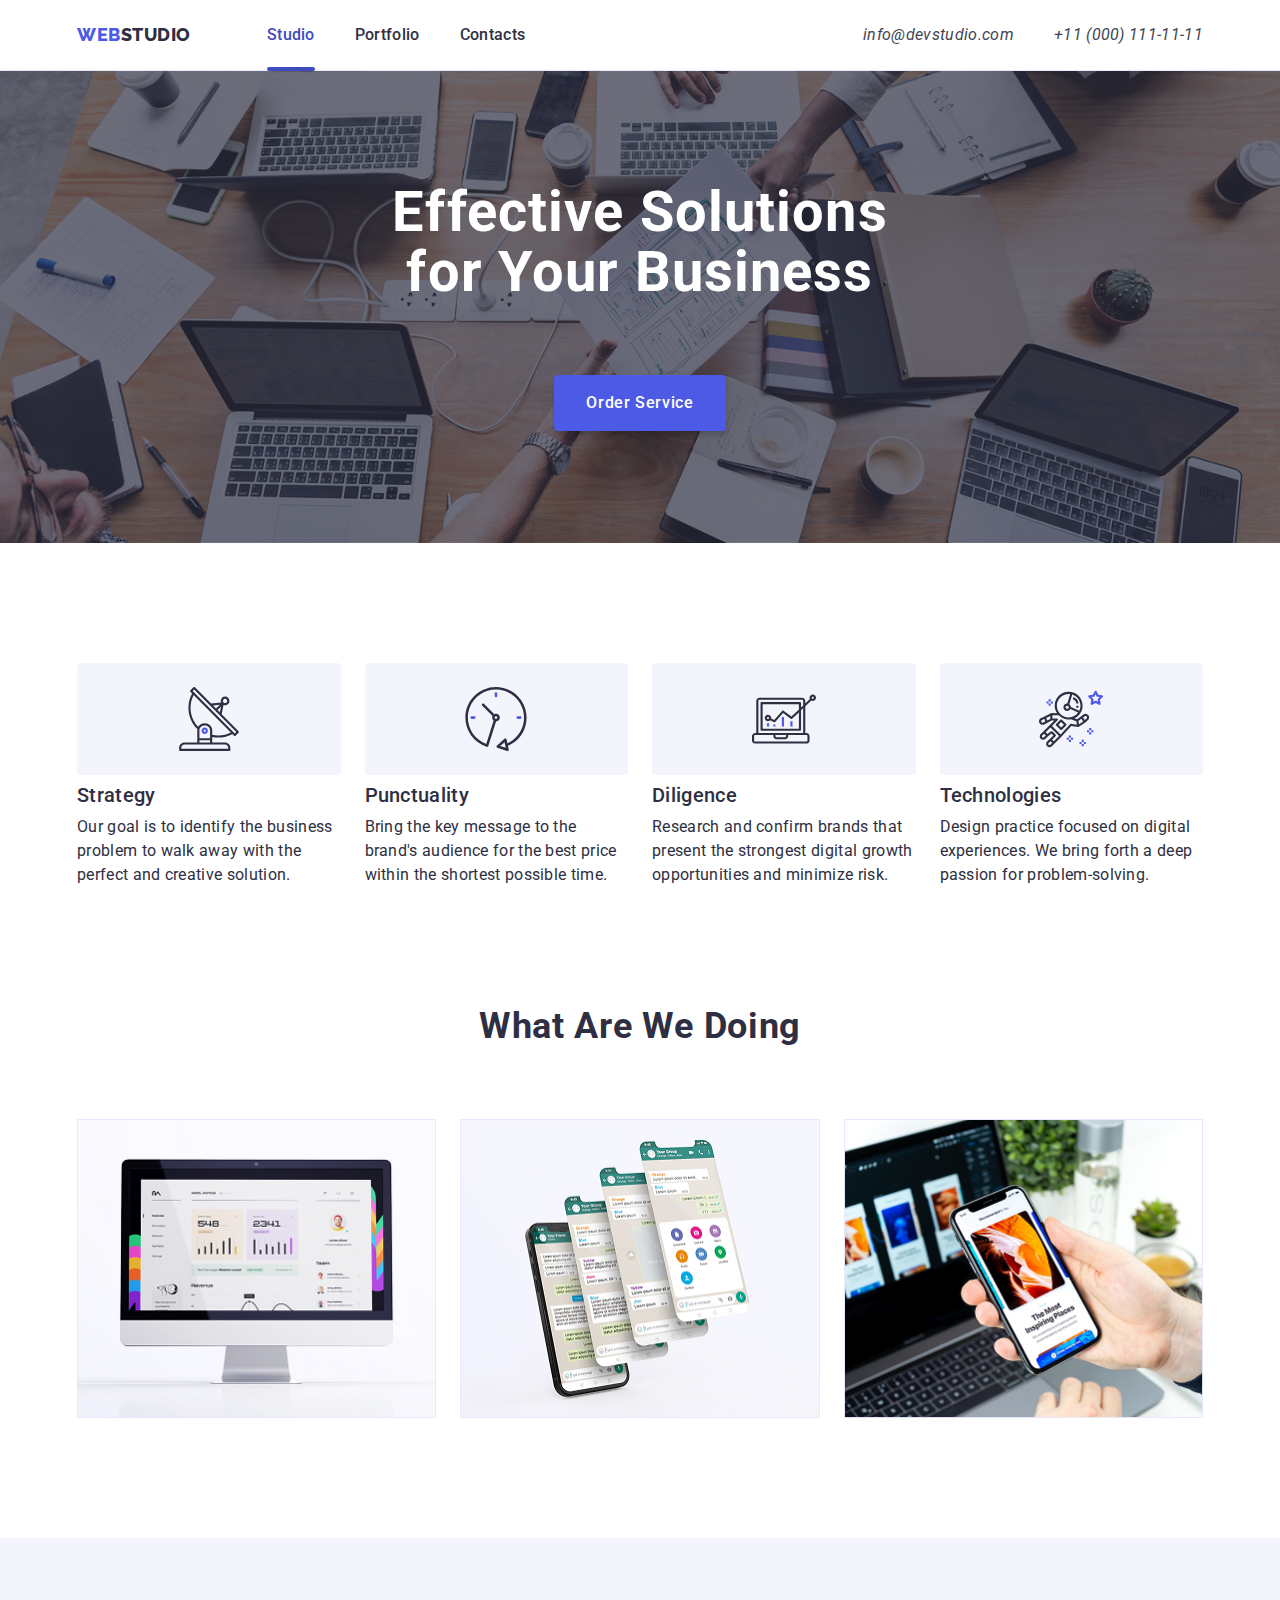
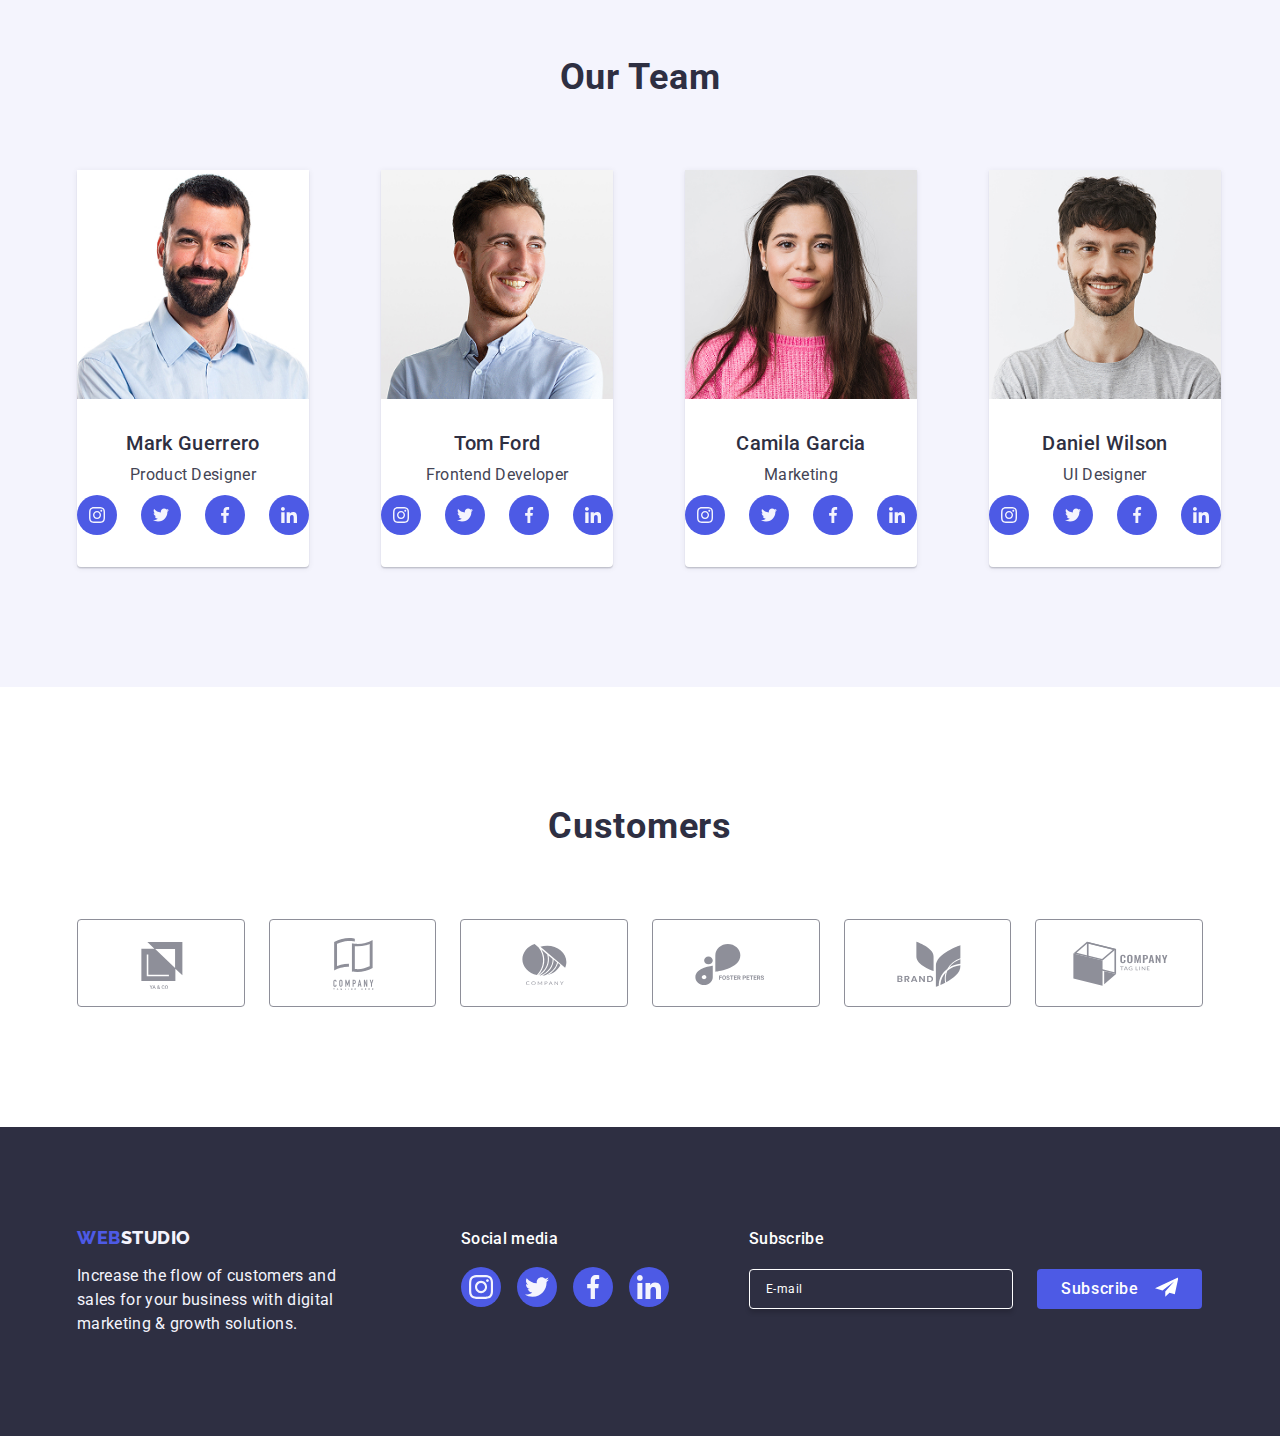
<file: index.html>
<!DOCTYPE html>
<html lang="en">
  <head>
    <meta charset="UTF-8" />
    <meta name="viewport" content="width=device-width, initial-scale=1.0" />
    <title>Студія</title>
    <!-- Fonts -->
    <link rel="preconnect" href="https://fonts.googleapis.com" />
    <link rel="preconnect" href="https://fonts.gstatic.com" crossorigin />
    <link
      href="https://fonts.googleapis.com/css2?family=Raleway:wght@800&family=Roboto:wght@400;500;700;900&display=swap"
      rel="stylesheet"
    />
    <!-- Normalize -->
    <link
      rel="stylesheet"
      href="https://cdnjs.cloudflare.com/ajax/libs/modern-normalize/3.0.1/modern-normalize.min.css"
    />
    <!-- Custom styles  -->
    <!-- <link rel="stylesheet" href="./css/style.css" /> -->
    <link rel="stylesheet" href="./css/mobile.css" />
    <link rel="stylesheet" href="./css/tablet.css" />
    <link rel="stylesheet" href="./css/desktop.css" />
  </head>
  <body>
    <!-- Section Header -->
    <header class="header">
      <div class="container header-container">
        <nav class="nav-wrapp">
          <a class="link logo" href="./index.html"
            >Web<span class="logo-up">Studio</span></a
          >
          <ul class="nav-list list">
            <li class="nav-item">
              <a class="link nav-link active" href="./index.html">Studio</a>
            </li>
            <li class="nav-item">
              <a class="link nav-link" href="./portfolio.html">Portfolio</a>
            </li>
            <li class="nav-item">
              <a class="link nav-link" href="#">Contacts</a>
            </li>
          </ul>
        </nav>
        <address>
          <ul class="contact-list list">
            <li class="nav-contacts">
              <a class="link" href="mailto:info@devstudio.com"
                >info@devstudio.com</a
              >
            </li>
            <li class="nav-contacts">
              <a class="link" href="+110001111111">+11 (000) 111-11-11</a>
            </li>
          </ul>
        </address>
        <button
          class="menu-toggle js-open-menu"
          aria-expanded="false"
          aria-controls="mobile-menu"
        >
          <svg class="icon-mobile" width="32" height="22">
            <use href="./images/icons.svg#icon-menu-hamburger"></use>
          </svg>
        </button>
      </div>
    </header>
    <main>
      <!-- Section Hero -->
      <section class="hero-section section">
        <div class="container">
          <h1 class="hero-title">Effective Solutions for Your Business</h1>
          <button class="btn hero-btn" type="button" data-modal-open>
            Order Service
          </button>
        </div>
      </section>
      <!-- Section About -->
      <section id="about" class="section about-section">
        <div class="container about-container">
          <h2 class="title visually-hidden">About company</h2>
          <ul class="list about-list">
            <li class="about-item">
              <div class="about-wrap">
                <svg class="about-icon" width="64" height="64">
                  <use href="./images/icons.svg#icon-antenna-1"></use>
                </svg>
              </div>
              <h3 class="subtitle about-subtitle">Strategy</h3>
              <p class="about-title">
                Our goal is to identify the business problem to walk away with
                the perfect and creative solution.
              </p>
            </li>
            <li class="about-item">
              <div class="about-wrap">
                <svg class="about-icon" width="64" height="64">
                  <use href="./images/icons.svg#icon-clock-1"></use>
                </svg>
              </div>
              <h3 class="subtitle about-subtitle">Punctuality</h3>
              <p class="about-title">
                Bring the key message to the brand's audience for the best price
                within the shortest possible time.
              </p>
            </li>
            <li class="about-item">
              <div class="about-wrap">
                <svg class="about-icon" width="64" height="64">
                  <use href="./images/icons.svg#icon-diagram-1"></use>
                </svg>
              </div>
              <h3 class="subtitle about-subtitle">Diligence</h3>
              <p class="about-title">
                Research and confirm brands that present the strongest digital
                growth opportunities and minimize risk.
              </p>
            </li>
            <li class="about-item">
              <div class="about-wrap">
                <svg class="about-icon" width="64" height="64">
                  <use href="./images/icons.svg#icon-astronaut-1"></use>
                </svg>
              </div>
              <h3 class="subtitle about-subtitle">Technologies</h3>
              <p class="about-title">
                Design practice focused on digital experiences. We bring forth a
                deep passion for problem-solving.
              </p>
            </li>
          </ul>
        </div>
      </section>
      <!-- Section  What are we doing-->
      <section class="section-doing">
        <div class="container doing-container">
          <h2 class="title doing-title">What are we doing</h2>
          <ul class="list doing-list">
            <li class="doing-item">
              <img
                srcset="
                  ./images/doing/img-1@1x.jpg 1x,
                  ./images/doing/img-1@2x.jpg 2x
                "
                src="./images/doing/img-1@1x.jpg"
                alt="macmini"
                width="360"
                height="300"
                loading="lazy"
              />
            </li>
            <li class="doing-item">
              <img
                srcset="
                  ./images/doing/img-2@1x.jpg 1x,
                  ./images/doing/img-2@2x.jpg 2x
                "
                src="./images/doing/img-2@1x.jpg"
                alt="phones"
                width="360"
                height="300"
                loading="lazy"
              />
            </li>
            <li class="doing-item">
              <img
                srcset="
                  ./images/doing/img-3@1x.jpg 1x,
                  ./images/doing/img-3@2x.jpg 2x
                "
                src="./images/doing/img-3@1x.jpg"
                alt="tablet"
                width="360"
                height="300"
                loading="lazy"
              />
            </li>
          </ul>
        </div>
      </section>
      <!-- Section Our Team -->
      <section class="team-section section">
        <div class="container team-container">
          <h2 class="title team-title">Our Team</h2>
          <ul class="list team-list">
            <li class="team-item">
              <img
                srcset="
                  ./images/team/img-1@1x.jpg 1x,
                  ./images/team/img-1@2x.jpg 2x
                "
                src="./images/team/img-1@1x.jpg"
                alt="product-designer"
                width="264"
                height="260"
                loading="lazy"
              />
              <div class="team-script">
                <h3 class="subtitle team-subtitle">Mark Guerrero</h3>
                <p class="team-text">Product Designer</p>
                <ul class="list team-social">
                  <li class="social-item">
                    <a
                      class="link link-social"
                      href="https://www.instagram.com/"
                    >
                      <svg class="social-icon" width="16" height="16">
                        <use href="./images/icons.svg#icon-instagram-1"></use>
                      </svg>
                    </a>
                  </li>
                  <li class="social-item">
                    <a class="link link-social" href="https://x.com/">
                      <svg class="social-icon" width="16" height="16">
                        <use href="./images/icons.svg#icon-twitter-1"></use>
                      </svg>
                    </a>
                  </li>
                  <li class="social-item">
                    <a
                      class="link link-social"
                      href="https://www.facebook.com/"
                    >
                      <svg class="social-icon" width="16" height="16">
                        <use href="./images/icons.svg#icon-facebook-1"></use>
                      </svg>
                    </a>
                  </li>
                  <li class="social-item">
                    <a
                      class="link link-social"
                      href="https://www.linkedin.com/feed//"
                    >
                      <svg class="social-icon" width="16" height="16">
                        <use href="./images/icons.svg#icon-linkedin-1"></use>
                      </svg>
                    </a>
                  </li>
                </ul>
              </div>
            </li>
            <li class="team-item">
              <img
                srcset="
                  ./images/team/img-2@1x.jpg 1x,
                  ./images/team/img-2@2x.jpg 2x
                "
                src="./images/team/img-2@1x.jpg"
                alt="developer"
                width="264"
                height="260"
                loading="lazy"
              />
              <div class="team-script">
                <h3 class="subtitle team-subtitle">Tom Ford</h3>
                <p class="team-text">Frontend Developer</p>
                <ul class="list team-social">
                  <li class="social-item">
                    <a
                      class="link link-social"
                      href="https://www.instagram.com/"
                    >
                      <svg class="social-icon" width="16" height="16">
                        <use href="./images/icons.svg#icon-instagram-1"></use>
                      </svg>
                    </a>
                  </li>
                  <li class="social-item">
                    <a class="link link-social" href="https://x.com/">
                      <svg class="social-icon" width="16" height="16">
                        <use href="./images/icons.svg#icon-twitter-1"></use>
                      </svg>
                    </a>
                  </li>
                  <li class="social-item">
                    <a
                      class="link link-social"
                      href="https://www.facebook.com/"
                    >
                      <svg class="social-icon" width="16" height="16">
                        <use href="./images/icons.svg#icon-facebook-1"></use>
                      </svg>
                    </a>
                  </li>
                  <li class="social-item">
                    <a
                      class="link link-social"
                      href="https://www.linkedin.com/feed//"
                    >
                      <svg class="social-icon" width="16" height="16">
                        <use href="./images/icons.svg#icon-linkedin-1"></use>
                      </svg>
                    </a>
                  </li>
                </ul>
              </div>
            </li>
            <li class="team-item">
              <img
                srcset="
                  ./images/team/img-3@1x.jpg 1x,
                  ./images/team/img-3@2x.jpg 2x
                "
                src="./images/team/img-3@1x.jpg"
                alt="marketing"
                width="264"
                height="260"
                loading="lazy"
              />
              <div class="team-script">
                <h3 class="subtitle team-subtitle">Camila Garcia</h3>
                <p class="team-text">Marketing</p>
                <ul class="list team-social">
                  <li class="social-item">
                    <a
                      class="link link-social"
                      href="https://www.instagram.com/"
                    >
                      <svg class="social-icon" width="16" height="16">
                        <use href="./images/icons.svg#icon-instagram-1"></use>
                      </svg>
                    </a>
                  </li>
                  <li class="social-item">
                    <a class="link link-social" href="https://x.com/">
                      <svg class="social-icon" width="16" height="16">
                        <use href="./images/icons.svg#icon-twitter-1"></use>
                      </svg>
                    </a>
                  </li>
                  <li class="social-item">
                    <a
                      class="link link-social"
                      href="https://www.facebook.com/"
                    >
                      <svg class="social-icon" width="16" height="16">
                        <use href="./images/icons.svg#icon-facebook-1"></use>
                      </svg>
                    </a>
                  </li>
                  <li class="social-item">
                    <a
                      class="link link-social"
                      href="https://www.linkedin.com/feed//"
                    >
                      <svg class="social-icon" width="16" height="16">
                        <use href="./images/icons.svg#icon-linkedin-1"></use>
                      </svg>
                    </a>
                  </li>
                </ul>
              </div>
            </li>
            <li class="team-item">
              <img
                srcset="
                  ./images/team/img-4@1x.jpg 1x,
                  ./images/team/img-4@2x.jpg 2x
                "
                src="./images/team/img-4@1x.jpg"
                alt="ui-designer"
                width="264"
                height="260"
                loading="lazy"
              />
              <div class="team-script">
                <h3 class="subtitle team-subtitle">Daniel Wilson</h3>
                <p class="team-text">UI Designer</p>
                <ul class="list team-social">
                  <li class="social-item">
                    <a
                      class="link link-social"
                      href="https://www.instagram.com/"
                    >
                      <svg class="social-icon" width="16" height="16">
                        <use href="./images/icons.svg#icon-instagram-1"></use>
                      </svg>
                    </a>
                  </li>
                  <li class="social-item">
                    <a class="link link-social" href="https://x.com/">
                      <svg class="social-icon" width="16" height="16">
                        <use href="./images/icons.svg#icon-twitter-1"></use>
                      </svg>
                    </a>
                  </li>
                  <li class="social-item">
                    <a
                      class="link link-social"
                      href="https://www.facebook.com/"
                    >
                      <svg class="social-icon" width="16" height="16">
                        <use href="./images/icons.svg#icon-facebook-1"></use>
                      </svg>
                    </a>
                  </li>
                  <li class="social-item">
                    <a
                      class="link link-social"
                      href="https://www.linkedin.com/feed//"
                    >
                      <svg class="social-icon" width="16" height="16">
                        <use href="./images/icons.svg#icon-linkedin-1"></use>
                      </svg>
                    </a>
                  </li>
                </ul>
              </div>
            </li>
          </ul>
        </div>
      </section>
      <!-- Section Customers -->
      <section class="section customer-section">
        <div class="container customer-container">
          <h2 class="title customer-title">Customers</h2>
          <ul class="list customer-list">
            <li class="customer-item">
              <a class="customer-link" href="">
                <svg
                  class="customer-icon"
                  width="104"
                  height="56
                "
                >
                  <use href="./images/icons.svg#icon-Logo_1"></use>
                </svg>
              </a>
            </li>
            <li class="customer-item">
              <a class="customer-link" href="">
                <svg
                  class="customer-icon"
                  width="104"
                  height="56
                "
                >
                  <use href="./images/icons.svg#icon-Logo_2"></use>
                </svg>
              </a>
            </li>
            <li class="customer-item">
              <a class="customer-link" href="">
                <svg
                  class="customer-icon"
                  width="104"
                  height="56
                "
                >
                  <use href="./images/icons.svg#icon-Logo_3"></use>
                </svg>
              </a>
            </li>
            <li class="customer-item">
              <a class="customer-link" href="">
                <svg
                  class="customer-icon"
                  width="104"
                  height="56
                "
                >
                  <use href="./images/icons.svg#icon-Logo_4"></use>
                </svg>
              </a>
            </li>
            <li class="customer-item">
              <a class="customer-link" href="">
                <svg
                  class="customer-icon"
                  width="104"
                  height="56
                "
                >
                  <use href="./images/icons.svg#icon-Logo_5"></use>
                </svg>
              </a>
            </li>
            <li class="customer-item">
              <a class="customer-link" href="">
                <svg
                  class="customer-icon"
                  width="104"
                  height="56
                "
                >
                  <use href="./images/icons.svg#icon-Logo_6"></use>
                </svg>
              </a>
            </li>
          </ul>
        </div>
      </section>
    </main>
    <!-- Section Footer -->
    <footer class="footer">
      <div class="container footer-container">
        <div class="text-wrap">
          <a class="link logo logo-footer" href="./index.html"
            >Web<span class="logo-down">Studio</span></a
          >
          <p class="footer-text">
            Increase the flow of customers and sales for your business with
            digital marketing & growth solutions.
          </p>
        </div>
        <div class="cmedia-wrap">
          <p class="footer-undertitle">Social media</p>
          <ul class="list footer-social">
            <li class="social-item">
              <a
                class="link link-social link-social-footer"
                href="https://www.instagram.com/"
              >
                <svg class="social-icon" width="24" height="24">
                  <use href="./images/icons.svg#icon-instagram-1"></use>
                </svg>
              </a>
            </li>
            <li class="social-item">
              <a
                class="link link-social link-social-footer"
                href="https://x.com/"
              >
                <svg class="social-icon" width="24" height="24">
                  <use href="./images/icons.svg#icon-twitter-1"></use>
                </svg>
              </a>
            </li>
            <li class="social-item">
              <a
                class="link link-social link-social-footer"
                href="https://www.facebook.com/"
              >
                <svg class="social-icon" width="24" height="24">
                  <use href="./images/icons.svg#icon-facebook-1"></use>
                </svg>
              </a>
            </li>
            <li class="social-item">
              <a
                class="link link-social link-social-footer"
                href="https://www.linkedin.com/feed//"
              >
                <svg class="social-icon" width="24" height="24">
                  <use href="./images/icons.svg#icon-linkedin-1"></use>
                </svg>
              </a>
            </li>
          </ul>
        </div>
        <div class="form-subscribe">
          <p class="form-subscribe-undertext">Subscribe</p>
          <form class="subscribe-forms">
            <label class="form-subscribe-email">
              <input
                type="email"
                class="form-subscribe-input"
                name="email"
                placeholder="E-mail"
                aria-label="email"
              />
              <button class="btn form-subscribe-btn" type="submit">
                Subscribe
                <svg class="form-subscribe-icon" width="24" height="20">
                  <use href="./images/icons.svg#icon-send"></use>
                </svg>
              </button>
            </label>
          </form>
        </div>
      </div>
    </footer>

    <!-- Modal windows -->
    <div class="backdrop is-hidden" data-modal>
      <div class="modal">
        <button class="modal-btn" type="button" data-modal-close>
          <svg class="modal-icon" width="8" height="8">
            <use href="./images/icons.svg#icon-close"></use>
          </svg>
        </button>
        <p class="modal-type">Leave your contacts and we will call you back</p>
        <form class="form-action">
          <label class="form-action-label">
            <span class="form-action-subtitle">Name</span>
            <input
              class="form-action-input"
              type="text"
              name="name"
              aria-label="name"
            />
            <svg class="form-action-icon" width="18" height="18">
              <use href="./images/icons.svg#icon-Vector-01"></use>
            </svg>
          </label>
          <label class="form-action-label">
            <span class="form-action-subtitle">Phone</span>
            <input
              class="form-action-input"
              type="tel"
              name="Phone"
              aria-level="Phone"
            />
            <svg class="form-action-icon" width="18" height="24">
              <use href="./images/icons.svg#icon-Vector-02"></use>
            </svg>
          </label>
          <label class="form-action-label">
            <span class="form-action-subtitle">Email</span>
            <input
              class="form-action-input"
              type="email"
              name="email"
              aria-label="Email"
            />
            <svg class="form-action-icon" width="18" height="24">
              <use href="./images/icons.svg#icon-Vector-03"></use>
            </svg>
          </label>
          <label class="form-action-label">
            <span class="form-action-subtitle">Comment</span>
            <textarea
              class="form-action-textarea"
              name="Comment"
              placeholder="Text input"
            ></textarea>
          </label>
          <label class="checkbox-form-agree">
            <input
              class="checkbox-form-agree-box"
              type="checkbox"
              name="user-agree"
            />
            <svg class="checkbox-form-agree-icon" width="16" height="16">
              <use
                class="checkbox-form-agree-unchecked"
                href="./images/icons.svg#icon-unchecked"
              ></use>
              <use
                class="checkbox-form-agree-checked"
                href="./images/icons.svg#icon-checked"
              ></use>
            </svg>

            <span class="checkbox-script"
              >I accept the terms and conditions of the</span
            >
            <a class="link checkbox-script-link" href="">Privacy Policy</a>
          </label>
          <button class="btn form-action-btn" type="submit">Send</button>
        </form>
      </div>
    </div>

    <!-- Mobile menu -->
    <div class="menu-container js-menu-container" id="mobile-menu">
      <button class="menu-toggle js-close-menu">
        <svg class="menu-toggle-icon" width="8" height="8">
          <use href="./images/icons.svg#icon-mob-close"></use>
        </svg>
      </button>
      <ul class="mobile-menu list">
        <li class="title">
          <a href="" class="link  mobile-link active">Studio</a>
        </li>
        <li class="title">
          <a href="" class="link mobile-link">Portfolio</a>
        </li>
        <li class="title">
          <a href="" class="link mobile-link">Contacts</a>
        </li>
      </ul>
      <ul class="mobile-contacts list">
        <li class="mobile-item title">
          <a class="link mobile-link active" href="tel:">+11 (000) 111-11-11</a>
        </li>
        <li class="mobile-item subtitle">
          <a class="link mobile-link" href="mailto:">info@devstudio.com</a>
        </li>
      </ul>
      <ul class="list mobile-socials">
        <li class="social-item">
          <a class="link link-social" href="https://www.instagram.com/">
            <svg class="social-icon" width="16" height="16">
              <use href="./images/icons.svg#icon-instagram-1"></use>
            </svg>
          </a>
        </li>
        <li class="social-item">
          <a class="link link-social" href="https://x.com/">
            <svg class="social-icon" width="16" height="16">
              <use href="./images/icons.svg#icon-twitter-1"></use>
            </svg>
          </a>
        </li>
        <li class="social-item">
          <a class="link link-social" href="https://www.facebook.com/">
            <svg class="social-icon" width="16" height="16">
              <use href="./images/icons.svg#icon-facebook-1"></use>
            </svg>
          </a>
        </li>
        <li class="social-item">
          <a class="link link-social" href="https://www.linkedin.com/feed//">
            <svg class="social-icon" width="16" height="16">
              <use href="./images/icons.svg#icon-linkedin-1"></use>
            </svg>
          </a>
        </li>
      </ul>
    </div>

    <script src="./js/modal.js"></script>
    <script src="./js/mobile-menu.js"></script>
  </body>
</html>
</file>
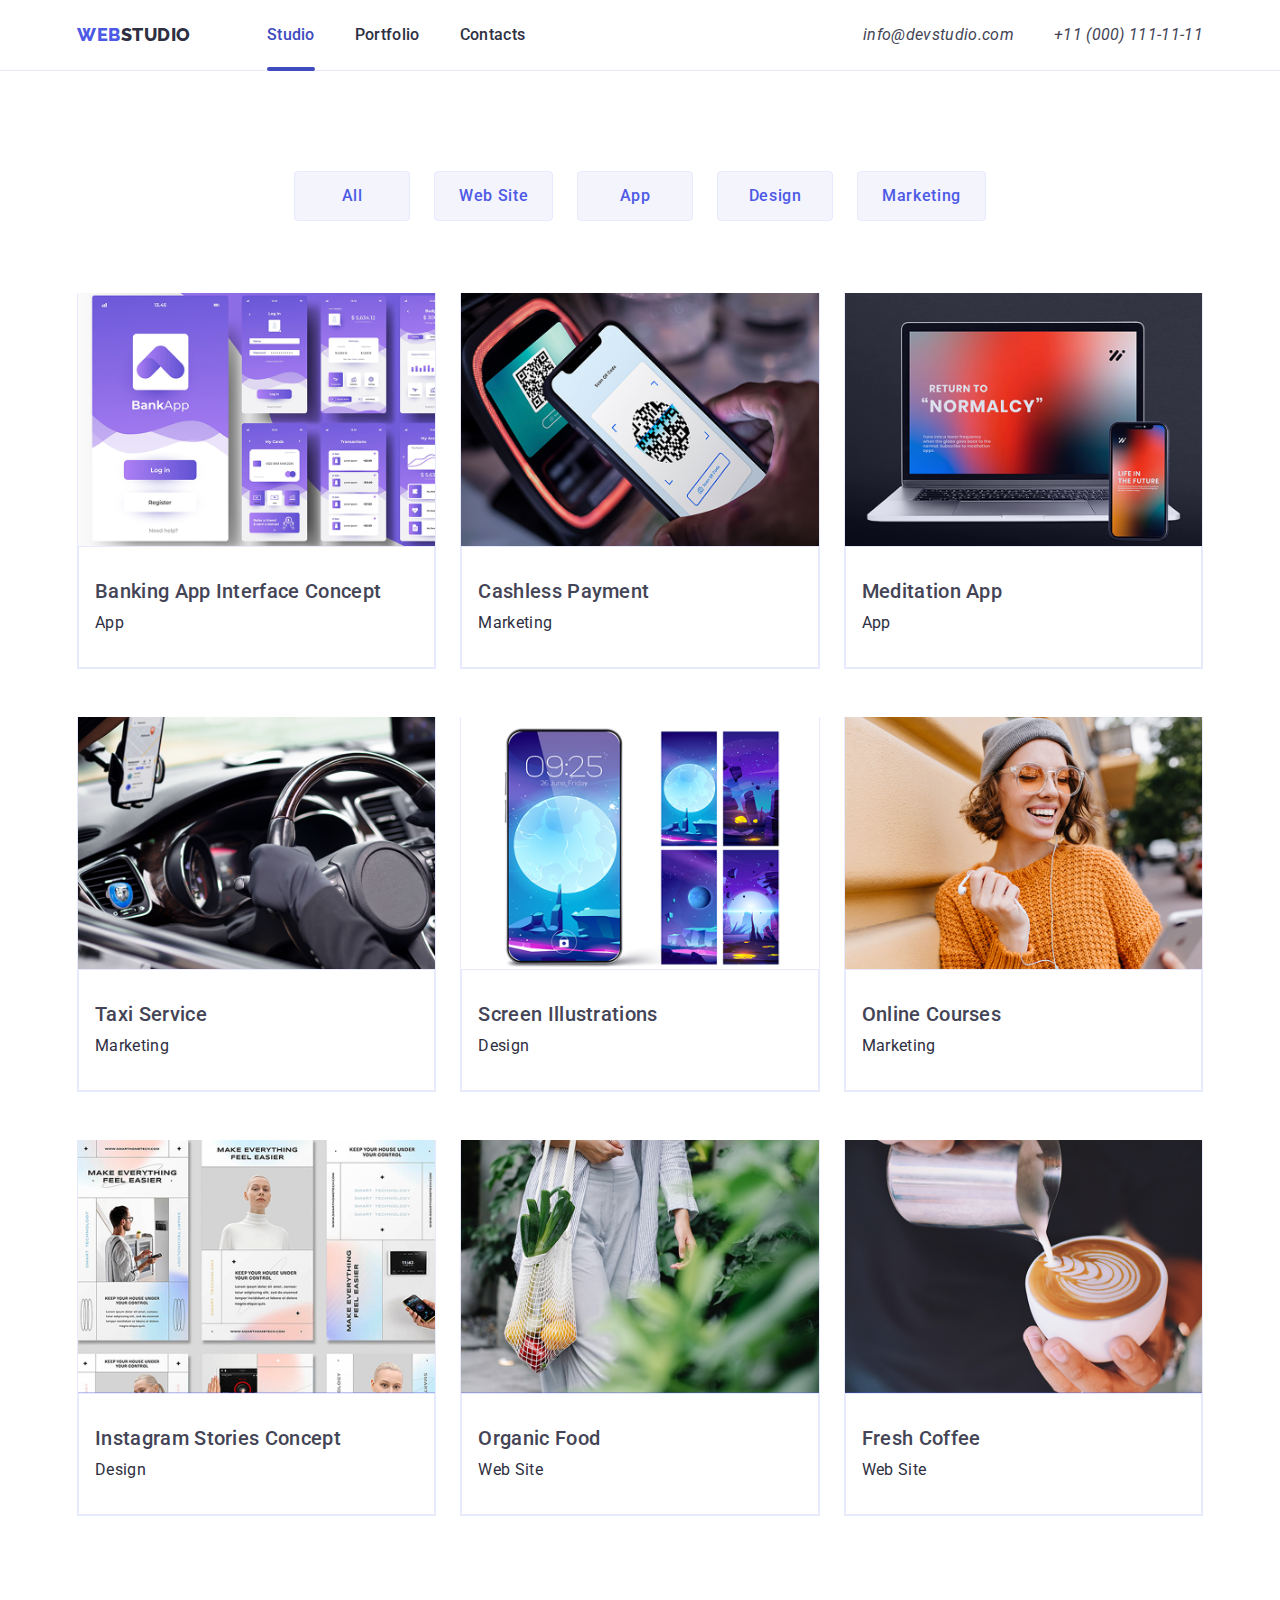
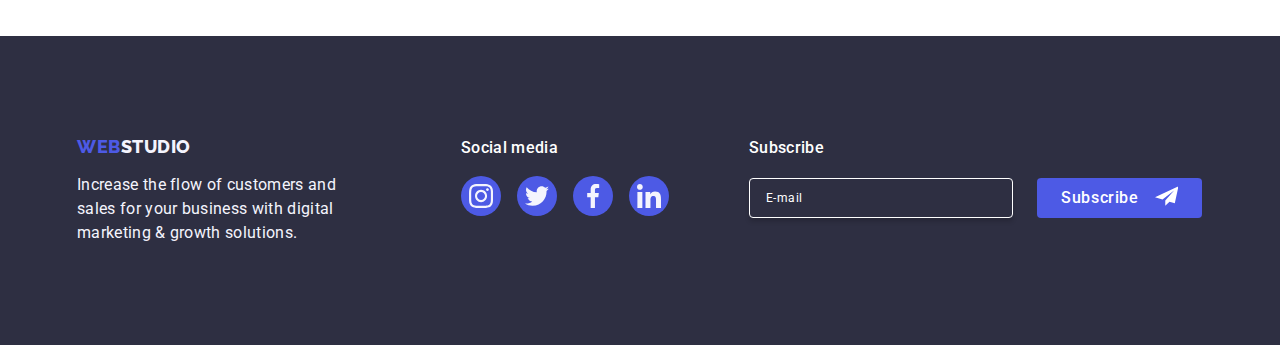
<file: portfolio.html>
<!DOCTYPE html>
<html lang="en">
  <head>
    <meta charset="UTF-8" />
    <meta name="viewport" content="width=device-width, initial-scale=1.0" />
    <title>Портфоліо</title>
    <!-- Fonts -->
    <link rel="preconnect" href="https://fonts.googleapis.com" />
    <link rel="preconnect" href="https://fonts.gstatic.com" crossorigin />
    <link
      href="https://fonts.googleapis.com/css2?family=Raleway:wght@800&family=Roboto:wght@400;500;700;900&display=swap"
      rel="stylesheet"
    />
    <!-- Normalize -->
    <link
      rel="stylesheet"
      href="https://cdnjs.cloudflare.com/ajax/libs/modern-normalize/3.0.1/modern-normalize.min.css"
    />
    <!-- Custom styles  -->
    <!-- <link rel="stylesheet" href="./css/style.css" /> -->
    <!-- <link rel="stylesheet" href="./css/mobile.css" /> -->
    <link rel="stylesheet" href="./css/mobile.css" />
    <link rel="stylesheet" href="./css/tablet.css" />
    <link rel="stylesheet" href="./css/desktop.css" />
  </head>
  <body>
    <!-- Section Header -->
    <header class="header">
      <div class="container header-container">
        <nav class="nav-wrapp">
          <a class="link logo" href="./index.html"
            >Web<span class="logo-up">Studio</span></a
          >
          <ul class="nav-list list">
            <li class="nav-item">
              <a class="link nav-link active" href="./index.html">Studio</a>
            </li>
            <li class="nav-item">
              <a class="link nav-link" href="./portfolio.html">Portfolio</a>
            </li>
            <li class="nav-item">
              <a class="link nav-link" href="#">Contacts</a>
            </li>
          </ul>
        </nav>
        <address>
          <ul class="contact-list list">
            <li class="nav-contacts">
              <a class="link" href="mailto:info@devstudio.com"
                >info@devstudio.com</a
              >
            </li>
            <li class="nav-contacts">
              <a class="link" href="+110001111111">+11 (000) 111-11-11</a>
            </li>
          </ul>
        </address>
        <button
          class="menu-toggle js-open-menu"
          aria-expanded="false"
          aria-controls="mobile-menu"
        >
          <svg class="icon-mobile" width="32" height="22">
            <use href="./images/icons.svg#icon-menu-hamburger"></use>
          </svg>
        </button>
      </div>
    </header>
    <main>
      <!-- Section filter-card buttons -->
      <section class="section filter-card-section">
        <div class="container">
          <h2 class="visually-hidden">filter-card</h2>
          <ul class="list filter-list">
            <li>
              <button class="btn filter-btn">All</button>
            </li>
            <li>
              <button class="btn filter-btn">Web Site</button>
            </li>
            <li>
              <button class="btn filter-btn">App</button>
            </li>
            <li>
              <button class="btn filter-btn">Design</button>
            </li>
            <li>
              <button class="btn filter-btn">Marketing</button>
            </li>
          </ul>
          <ul class="list card-list">
            <li class="card-item">
              <a class="link card-link" href="">
                <div class="card-box">
                  <img
                                      srcset="
                      ./images/cards/img-1_356.jpg 356w,
                      ./images/cards/img-1_360.jpg 360w,
                      ./images/cards/img-1_396.jpg 396w,
                      ./images/cards/img-1_712.jpg 712w,
                      ./images/cards/img-1_720.jpg 720w,
                      ./images/cards/img-1_792.jpg 792w
                    "
                    sizes="(min-width: 1158px) 360w,(min-width: 768px) 356w, (min-width: 428px) 396w, 100vw"
                    src="./images/cards/img-1.jpg"
                    alt="Banking"
                    width="396"
                    height="280"
                    loading="lazy"
                  />
                  <div class="overlay">
                    <p class="overlay-label">
                      14 Stylish and User-Friendly App Design Concepts · Task
                      Manager App · Calorie Tracker App · Exotic Fruit Ecommerce
                      App · Cloud Storage App
                    </p>
                  </div>
                </div>
                <div class="card-script">
                  <h3 class="subtitle card-subtitle">
                    Banking App Interface Concept
                  </h3>
                  <p class="text-subtitle">App</p>
                </div>
              </a>
            </li>
            <li class="card-item">
              <a class="link card-link" href="">
                <div class="card-box">
                  <img
                                      srcset="
                      ./images/cards/img-2_356.jpg 356w,
                      ./images/cards/img-2_360.jpg 360w,
                      ./images/cards/img-2_396.jpg 396w,
                      ./images/cards/img-2_712.jpg 712w,
                      ./images/cards/img-2_720.jpg 720w,
                      ./images/cards/img-2_792.jpg 792w
                    "
                    sizes="(min-width: 1158px) 360w,(min-width: 768px) 356w, (min-width: 428px) 396w, 100vw"
                    src="./images/cards/img-2.jpg"
                    alt="Cashless"
                    width="396"
                    height="280"
                    loading="lazy"
                  />
                  <div class="overlay">
                    <p class="overlay-label">
                      14 Stylish and User-Friendly App Design Concepts · Task
                      Manager App · Calorie Tracker App · Exotic Fruit Ecommerce
                      App · Cloud Storage App
                    </p>
                  </div>
                </div>
                <div class="card-script">
                  <h3 class="subtitle card-subtitle">Cashless Payment</h3>
                  <p class="text-subtitle">Marketing</p>
                </div>
              </a>
            </li>
            <li class="card-item">
              <a class="link card-link" href="">
                <div class="card-box">
                  <img
                                      srcset="
                      ./images/cards/img-3_356.jpg 356w,
                      ./images/cards/img-3_360.jpg 360w,
                      ./images/cards/img-3_396.jpg 396w,
                      ./images/cards/img-3_712.jpg 712w,
                      ./images/cards/img-3_720.jpg 720w,
                      ./images/cards/img-3_792.jpg 792w
                    "
                    sizes="(min-width: 1158px) 360w,(min-width: 768px) 356w, (min-width: 428px) 396w, 100vw"
                    src="./images/cards/img-3.jpg"
                    alt="Meditation"
                    width="396"
                    height="280"
                    loading="lazy"
                  />
                  <div class="overlay">
                    <p class="overlay-label">
                      14 Stylish and User-Friendly App Design Concepts · Task
                      Manager App · Calorie Tracker App · Exotic Fruit Ecommerce
                      App · Cloud Storage App
                    </p>
                  </div>
                </div>
                <div class="card-script">
                  <h3 class="subtitle card-subtitle">Meditation App</h3>
                  <p class="text-subtitle">App</p>
                </div>
              </a>
            </li>
            <li class="card-item">
              <a class="link card-link" href="">
                <div class="card-box">
                  <img
                                      srcset="
                      ./images/cards/img-4_356.jpg 356w,
                      ./images/cards/img-4_360.jpg 360w,
                      ./images/cards/img-4_396.jpg 396w,
                      ./images/cards/img-4_712.jpg 712w,
                      ./images/cards/img-4_720.jpg 720w,
                      ./images/cards/img-4_792.jpg 792w
                    "
                    sizes="(min-width: 1158px) 360w,(min-width: 768px) 356w, (min-width: 428px) 396w, 100vw"
                    src="./images/cards/img-4.jpg"
                    alt="Taxi"
                    width="396"
                    height="280"
                    loading="lazy"
                  />
                  <div class="overlay">
                    <p class="overlay-label">
                      14 Stylish and User-Friendly App Design Concepts · Task
                      Manager App · Calorie Tracker App · Exotic Fruit Ecommerce
                      App · Cloud Storage App
                    </p>
                  </div>
                </div>
                <div class="card-script">
                  <h3 class="subtitle card-subtitle">Taxi Service</h3>
                  <p class="text-subtitle">Marketing</p>
                </div>
              </a>
            </li>
            <li class="card-item">
              <a class="link card-link" href="">
                <div class="card-box">
                  <img
                                      srcset="
                      ./images/cards/img-5_356.jpg 356w,
                      ./images/cards/img-5_360.jpg 360w,
                      ./images/cards/img-5_396.jpg 396w,
                      ./images/cards/img-5_712.jpg 712w,
                      ./images/cards/img-5_720.jpg 720w,
                      ./images/cards/img-5_792.jpg 792w
                    "
                    sizes="(min-width: 1158px) 360w,(min-width: 768px) 356w, (min-width: 428px) 396w, 100vw"
                    src="./images/cards/img-5.jpg"
                    alt="Screen Illustrations"
                    width="396"
                    height="280"
                    loading="lazy"
                  />
                  <div class="overlay">
                    <p class="overlay-label">
                      14 Stylish and User-Friendly App Design Concepts · Task
                      Manager App · Calorie Tracker App · Exotic Fruit Ecommerce
                      App · Cloud Storage App
                    </p>
                  </div>
                </div>
                <div class="card-script">
                  <h3 class="subtitle card-subtitle">Screen Illustrations</h3>
                  <p class="text-subtitle">Design</p>
                </div>
              </a>
            </li>
            <li class="card-item">
              <a class="link card-link" href="">
                <div class="card-box">
                  <img
                                      srcset="
                      ./images/cards/img-6_356.jpg 356w,
                      ./images/cards/img-6_360.jpg 360w,
                      ./images/cards/img-6_396.jpg 396w,
                      ./images/cards/img-6_712.jpg 712w,
                      ./images/cards/img-6_720.jpg 720w,
                      ./images/cards/img-6_792.jpg 792w
                    "
                    sizes="(min-width: 1158px) 360w,(min-width: 768px) 356w, (min-width: 428px) 396w, 100vw"
                    src="./images/cards/img-6.jpg"
                    alt="Online Courses"
                    width="396"
                    height="280"
                    loading="lazy"
                  />
                  <div class="overlay">
                    <p class="overlay-label">
                      14 Stylish and User-Friendly App Design Concepts · Task
                      Manager App · Calorie Tracker App · Exotic Fruit Ecommerce
                      App · Cloud Storage App
                    </p>
                  </div>
                </div>
                <div class="card-script">
                  <h3 class="subtitle card-subtitle">Online Courses</h3>
                  <p class="text-subtitle">Marketing</p>
                </div>
              </a>
            </li>
            <li class="card-item">
              <a class="link card-link" href="">
                <div class="card-box">
                  <img
                    srcset="
                      ./images/cards/img-7_356.jpg 356w,
                      ./images/cards/img-7_360.jpg 360w,
                      ./images/cards/img-7_396.jpg 396w,
                      ./images/cards/img-7_712.jpg 712w,
                      ./images/cards/img-7_720.jpg 720w,
                      ./images/cards/img-7_792.jpg 792w
                    "
                    sizes="(min-width: 1158px) 360w,(min-width: 768px) 356w, (min-width: 428px) 396w, 100vw"
                    src="./images/cards/img-7.jpg"
                    alt="Instagram Stories"
                    width="396"
                    height="280"
                    loading="lazy"
                  />
                  <div class="overlay">
                    <p class="overlay-label">
                      14 Stylish and User-Friendly App Design Concepts · Task
                      Manager App · Calorie Tracker App · Exotic Fruit Ecommerce
                      App · Cloud Storage App
                    </p>
                  </div>
                </div>
                <div class="card-script">
                  <h3 class="subtitle card-subtitle">
                    Instagram Stories Concept
                  </h3>
                  <p class="text-subtitle">Design</p>
                </div>
              </a>
            </li>
            <li class="card-item">
              <a class="link card-link" href="">
                <div class="card-box">
                  <img
                    srcset="
                      ./images/cards/img-8_356.jpg 356w,
                      ./images/cards/img-8_360.jpg 360w,
                      ./images/cards/img-8_396.jpg 396w,
                      ./images/cards/img-8_712.jpg 712w,
                      ./images/cards/img-8_720.jpg 720w,
                      ./images/cards/img-8_792.jpg 792w
                    "
                    sizes="(min-width: 1158px) 360w,(min-width: 768px) 356w, (min-width: 428px) 396w, 100vw"
                    src="./images/cards/img-8.jpg"
                    alt="Organic Food"
                    width="396"
                    height="280"
                    loading="lazy"
                  />
                  <div class="overlay">
                    <p class="overlay-label">
                      14 Stylish and User-Friendly App Design Concepts · Task
                      Manager App · Calorie Tracker App · Exotic Fruit Ecommerce
                      App · Cloud Storage App
                    </p>
                  </div>
                </div>
                <div class="card-script">
                  <h3 class="subtitle card-subtitle">Organic Food</h3>
                  <p class="text-subtitle">Web Site</p>
                </div>
              </a>
            </li>
            <li class="card-item">
              <a class="link card-link" href="">
                <div class="card-box">
                  <img
                                      srcset="
                      ./images/cards/img-9_356.jpg 356w,
                      ./images/cards/img-9_360.jpg 360w,
                      ./images/cards/img-9_396.jpg 396w,
                      ./images/cards/img-9_712.jpg 712w,
                      ./images/cards/img-9_720.jpg 720w,
                      ./images/cards/img-9_792.jpg 792w
                    "
                    sizes="(min-width: 1158px) 360w,(min-width: 768px) 356w, (min-width: 428px) 396w, 100vw"
                    src="./images/cards/img-9.jpg"
                    alt="Fresh Coffee"
                    width="396"
                    height="280"
                    loading="lazy"
                  />
                  <div class="overlay">
                    <p class="overlay-label">
                      14 Stylish and User-Friendly App Design Concepts · Task
                      Manager App · Calorie Tracker App · Exotic Fruit Ecommerce
                      App · Cloud Storage App
                    </p>
                  </div>
                </div>
                <div class="card-script">
                  <h3 class="subtitle card-subtitle">Fresh Coffee</h3>
                  <p class="text-subtitle">Web Site</p>
                </div>
              </a>
            </li>
          </ul>
        </div>
      </section>
    </main>
    <!-- Section Footer -->
    <footer class="footer">
      <div class="container footer-container">
        <div class="text-wrap">
          <a class="link logo logo-footer" href="./index.html"
            >Web<span class="logo-down">Studio</span></a
          >
          <p class="footer-text">
            Increase the flow of customers and sales for your business with
            digital marketing & growth solutions.
          </p>
        </div>
        <div class="cmedia-wrap">
          <p class="footer-undertitle">Social media</p>
          <ul class="list footer-social">
            <li class="social-item">
              <a
                class="link link-social link-social-footer"
                href="https://www.instagram.com/"
              >
                <svg class="social-icon" width="24" height="24">
                  <use href="./images/icons.svg#icon-instagram-1"></use>
                </svg>
              </a>
            </li>
            <li class="social-item">
              <a
                class="link link-social link-social-footer"
                href="https://x.com/"
              >
                <svg class="social-icon" width="24" height="24">
                  <use href="./images/icons.svg#icon-twitter-1"></use>
                </svg>
              </a>
            </li>
            <li class="social-item">
              <a
                class="link link-social link-social-footer"
                href="https://www.facebook.com/"
              >
                <svg class="social-icon" width="24" height="24">
                  <use href="./images/icons.svg#icon-facebook-1"></use>
                </svg>
              </a>
            </li>
            <li class="social-item">
              <a
                class="link link-social link-social-footer"
                href="https://www.linkedin.com/feed//"
              >
                <svg class="social-icon" width="24" height="24">
                  <use href="./images/icons.svg#icon-linkedin-1"></use>
                </svg>
              </a>
            </li>
          </ul>
        </div>
        <div class="form-subscribe">
          <p class="form-subscribe-undertext">Subscribe</p>
          <form class="subscribe-forms">
            <label class="form-subscribe-email">
              <input
                type="email"
                class="form-subscribe-input"
                name="email"
                placeholder="E-mail"
                aria-label="email"
              />
              <button class="btn form-subscribe-btn" type="submit">
                Subscribe
                <svg class="form-subscribe-icon" width="24" height="20">
                  <use href="./images/icons.svg#icon-send"></use>
                </svg>
              </button>
            </label>
          </form>
        </div>
      </div>
    </footer>
    <script src="./js/modal.js"></script>
    <script src="./js/mobile-menu.js"></script>
  </body>
</html>
</file>
<file: css/style.css>
/* base style */

:root {
  /* fonts */
  --font-family: "Roboto", sans-serif;
  --second-family: "Raleway", sans-serif;
  /* colors scheme */
  --iris: #4d5ae5;
  --ocean: #404bbf;
  --navy-blue: #2e2f42;
  --green: #31d0aa;
  --slate: #434455;
  --light-slate: #8e8f99;
  --cornflower: #e7e9fc;
  --cloud: #f4f4fd;
  --navy-blue-modal: rgba(46, 47, 66, 0.4);
  --grey: rgba(46, 47, 66, 0.7);
  --white: #fff;
  --dairy: #fcfcfc;
}

body {
  font-family: var(--font-family);
  font-weight: 400;
  font-size: 16px;
  line-height: 1.5;
  letter-spacing: 0.02em;
  color: var(--navy-blue);
}

h1,
h2,
h3,
h4,
h5,
h6,
p {
  margin: 0;
}

.visually-hidden {
  position: absolute;
  white-space: nowrap;
  width: 1px;
  height: 1px;
  overflow: hidden;
  border: 0;
  padding: 0;
  clip: rect(0 0 0 0);
  clip-path: inset(50%);
  margin: -1px;
}

.section {
  min-width: 1440px;
  height: 100%;
}

.container {
  width: 100%;
  max-width: 1128px;
  margin-left: auto;
  margin-right: auto;
  /* padding: 0 15px; */

  /* outline: 2px solid red;
  outline-offset: -2px; */
}

/* .button{
  font-family: inherit;
  cursor: pointer;
} */

img {
  display: block;
  /* max-width: 100%;
  height: auto; */
}

.btn {
  font-family: var(--font-family);
  font-weight: 500;
  font-size: 16px;
  line-height: 1.5;
  letter-spacing: 0.04em;
  text-align: center;
  color: var(--white);
  cursor: pointer;
}

.list {
  list-style: none;
  padding: 0;
  margin: 0;
}

.link {
  color: currentColor;
  text-decoration: none;
  transition: color 250ms cubic-bezier(0.4, 0, 0.2, 1);
}

.link:hover,
.link:focus {
  color: var(--ocean);
}

/* Header style */

.logo {
  margin-right: 76px;

  font-family: var(--second-family);
  font-weight: 800;
  font-size: 18px;
  line-height: 1.17;
  letter-spacing: 0.03em;
  text-transform: uppercase;
  color: var(--iris);
}

.logo-up {
  color: var(--navy-blue);
}

/* .logo:hover,
.logo:focus {
  color: var(--ocean);
} */

.logo-down {
  color: var(--cloud);
}

.title {
  font-family: inherit;
  font-weight: 700;
  font-size: 36px;
  line-height: 1.11;
  letter-spacing: 0.02em;
  text-transform: capitalize;
  color: var(--navy-blue);
}

.subtitle {
  font-family: inherit;
  font-weight: 500;
  font-size: 20px;
  line-height: 1.2;

  color: var(--navy-blue);
}

.undertitle {
  font-family: inherit;
  font-size: 12px;
  line-height: 1.16;
  letter-spacing: 0.02em;
  color: var(--slate);
}

/* Style header */

.header {
  border-bottom: 1px solid var(--cornflower);
}

.header-container {
  display: flex;
  align-items: center;
}
.nav-wrapp {
  display: flex;
  align-items: center;
  margin-right: auto;
}

.nav-list {
  display: flex;
  gap: 40px;
}

.nav-link {
  position: relative;
  display: block;

  padding: 24px 0;

  font-family: var(--font-family);
  font-weight: 500;
  font-size: 16px;
  line-height: 1.5;
  letter-spacing: 0.02em;
  color: var(--navy-blue);
}

.nav-link::after {
  position: absolute;
  /* display: block; */
  content: "";
  left: 0;
  bottom: 0;
  width: 100%;
  height: 4px;
  border-radius: 2px;

  transform: scaleX(0);
  transition: transform 250ms cubic-bezier(0.4, 0, 0.2, 1),
    background-color 250ms cubic-bezier(0.4, 0, 0.2, 1);
}

.nav-link.active {
  color: var(--ocean);
}

.nav-link.active::after,
.nav-link:hover::after,
.nav-link:focus::after {
  background-color: var(--ocean);
  transform: scaleX(1);
}

.nav-item {
  /* padding: 24px 0; */
}

.nav-contacts {
  font-family: var(--font-family);
  font-weight: 400;
  font-size: 16px;
  line-height: 1.5;
  letter-spacing: 0.02em;
  color: var(--slate);
}

.contact-list {
  display: flex;
}

/* style Hero */
.hero-section {
  max-width: 1440px;
  margin: 0 auto;
  padding: 188px 0;

  background-image: linear-gradient(
      rgba(46, 47, 66, 0.7),
      rgba(46, 47, 66, 0.7)
    ),
    url(../images/hero/hero.jpg);
  background-repeat: no-repeat;
  background-position: center;
  background-size: cover;
  background-color: var(--grey);
}

.hero-title {
  display: block;
  margin-left: auto;
  margin-right: auto;
  margin-bottom: 48px;
  width: 496px;

  font-family: var(--font-family);
  font-weight: 700;
  font-size: 56px;
  line-height: 1.07;
  letter-spacing: 0.02em;
  text-align: center;
  color: var(--white);
}

.hero-btn {
  display: block;
  margin-left: auto;
  margin-right: auto;

  padding: 16px 32px;
  min-width: 169px;
  min-height: 56px;

  border: none;
  border-radius: 4px;
  box-shadow: 0 4px 4px 0 rgba(0, 0, 0, 0.15);
  background-color: var(--iris);
  transition: background-color 250ms cubic-bezier(0.4, 0, 0.2, 1);
}

.hero-btn:hover,
.hero-btn:focus {
  /* box-shadow: 0 4px 4px 0 rgba(0, 0, 0, 0.15); */
  background-color: var(--ocean);
}

/* Style About */

.about-container {
  padding: 96px 0;
}

/* .about-container {
  padding: 120px 0;
} */

.about-list {
  display: flex;
  gap: 24px;
}

/* Для першого елементу списку в класі заданий стиль width: calc((100% - 72px) / 4);
для визначення ширини пункту списку (від загальної ширини екрану віднімаємо суму відступів
між пунктами і ділимо це на кількість пунктів списку) (можна також використовувати
width: calc((100% - 3 * 24px) / 4) або flex-basis: calc((100% - 3 * 24px) / 4)
або flex-basis: calc((100% - 72px) / 4)) */

.about-item {
  flex-basis: calc((100% - 3 * 24px) / 4);
  /* width: 264px; */
}

.about-wrap {
  display: flex;
  align-items: center;
  justify-content: center;
  height: 112px;
  margin-bottom: 8px;
  border-radius: 4px;
  background-color: var(--cloud);
}

.about-subtitle {
  margin-bottom: 8px;
}

/* Style What are we doing */

.doing-container {
  padding-bottom: 120px;
}

.doing-title {
  margin-bottom: 72px;
  text-align: center;
}

.doing-list {
  display: flex;
  gap: 24px;
}

/* Для першого елементу списку в класі заданий стиль width: calc((100% - 48px) / 3);
для визначення ширини пункту списку (від загальної ширини екрану віднімаємо суму відступів
між пунктами і ділимо це на кількість пунктів списку) (можна використовувати
width: calc((100% - 3 * 16px) / 3) або flex-basis: calc((100% - 48px) / 3)
або flex-basis: calc((100% - 3 * 16px) / 3)) */

.doing-item {
  flex-basis: calc((100% - 3 * 16px) / 3);
}

/* Style Our Team */

.team-section {
  padding: 120px 0;

  background: var(--cloud);
}

.team-title {
  margin-bottom: 72px;
  text-align: center;
}

.team-list {
  display: flex;
  gap: 24px;
}

/* Для першого елементу списку в класі заданий стиль width: calc((100% - 72px) / 4);
для визначення ширини пункту списку (від загальної ширини екрану віднімаємо суму
відступів між пунктами і ділимо це на кількість пунктів списку) (можна використовувати
width: calc((100% - 3 * 24px) / 4) або flex-basis: calc((100% - 3 * 24px) / 4)
або flex-basis: calc((100% - 72px) / 4)) */

.team-item {
  flex-basis: calc((100% - 3 * 24px) / 4);

  border-radius: 0 0 4px 4px;
  box-shadow: 0 2px 1px 0 rgba(46, 47, 66, 0.08),
    0 1px 1px 0 rgba(46, 47, 66, 0.16), 0 1px 6px 0 rgba(46, 47, 66, 0.08);
  background: var(--white);
}

.team-script {
  padding: 32px 0;
  text-align: center;
}

.team-subtitle {
  margin-bottom: 8px;
}

.team-text {
  margin-bottom: 8px;
  font-family: inherit;

  color: var(--slate);
}

.team-social {
  display: flex;
  justify-content: center;
  gap: 24px;
}

.social-item {
  width: 40px;
  height: 40px;
}

.link-social {
  width: 100%;
  height: 100%;
  background-color: var(--iris);
  border-radius: 50%;
  display: flex;
  align-items: center;
  justify-content: center;
  transition: background-color 250ms cubic-bezier(0.4, 0, 0.2, 1);
}

.link-social:hover,
.link-social:focus {
  background-color: var(--ocean);
}

/* Style  Customers */

.customer-section {
  padding: 120px 0;
}

.customer-title {
  margin-bottom: 72px;
  text-align: center;
}

.customer-list {
  display: flex;
  gap: 24px;
}

.customer-item {
  width: calc((100% - 120px) / 6);
  height: 88px;
}

.customer-link {
  display: flex;
  align-items: center;
  justify-content: center;

  width: 100%;
  height: 100%;

  border: 1px solid var(--light-slate);
  border-radius: 4px;
  color: var(--light-slate);
  transition: color 250ms cubic-bezier(0.4, 0, 0.2, 1),
    border-color 250ms cubic-bezier(0.4, 0, 0.2, 1);
}

.customer-link:hover,
.customer-link:focus {
  border-color: var(--ocean);
  color: var(--ocean);
}

.customer-icon {
  fill: currentColor;
}

/* Style footer */

.footer {
  padding: 100px 0;
  background-color: var(--navy-blue);
}

.footer-container {
  display: flex;
  align-items: baseline;
  /* gap: 120px; */
}

.logo-footer {
  display: inline-block;
  margin-bottom: 16px;
}

.footer-text {
  width: 264px;
  color: var(--cloud);
}

.footer-undertitle {
  margin-bottom: 16px;

  font-family: inherit;
  font-weight: 500;
  font-size: 16px;
  line-height: 1.5;
  letter-spacing: 0.02em;

  color: var(--white);
}

.text-wrap {
  margin-right: 120px;
}

.footer-social {
  display: flex;
  gap: 16px;
}

.link-social-footer {
  transition: background-color 250ms cubic-bezier(0.4, 0, 0.2, 1);
}

.link-social-footer:hover,
.link-social-footer:focus {
  background-color: var(--green);
}

.cmedia-wrap {
  margin-right: 80px;
}

.form-subscribe {
  width: 453px;
  height: 80px;
}

.form-subscribe-email {
  display: flex;
  gap: 24px;
}

.form-subscribe-undertext {
  display: inline-block;
  margin-bottom: 18px;

  font-family: var(--font-family);
  font-weight: 500;
  font-size: 16px;
  line-height: 1.5;
  letter-spacing: 0.02em;
  color: var(--white);
}

.form-subscribe-input {
  width: 264px;
  height: 40px;

  padding: 8px 16px;

  font-family: var(--font-family);
  font-weight: 400;
  font-size: 12px;
  line-height: 2;
  letter-spacing: 0.04em;
  color: var(--white);

  border: 1px solid var(--white);
  border-radius: 4px;
  background-color: transparent;
  box-shadow: 0 4px 4px 0 rgba(0, 0, 0, 0.15);

  transition: border-color 250ms cubic-bezier(0.4, 0, 0.2, 1);
}

.form-subscribe-input:focus {
  border-color: var(--iris);
  border-radius: 4px;
}
.form-subscribe-input::placeholder {
  color: var(--white);
}

.form-subscribe-btn {
  display: flex;
  gap: 16px;

  width: 165px;
  height: 40px;
  padding: 8px 24px;

  border: none;
  border-radius: 4px;
  background: var(--iris);

  transition: background-color 250ms cubic-bezier(0.4, 0, 0.2, 1);
}

.form-subscribe-btn:hover,
.form-subscribe-btn:focus {
  background-color: var(--ocean);
}

/* Style filter  */

.filter-card-section {
  padding: 96px 0 120px;
}

.filter-list {
  display: flex;
  justify-content: center;
  gap: 24px;
  margin-bottom: 72px;
}

.filter-btn {
  font-family: inherit;
  font-weight: 500;
  letter-spacing: 0.04em;
  text-align: center;
  color: var(--iris);

  border: 1px solid var(--cornflower);
  border-radius: 4px;
  padding: 12px 24px;
  min-width: 116px;
  min-height: 48px;

  background-color: var(--cloud);

  transition: box-shadow 250ms cubic-bezier(0.4, 0, 0.2, 1),
    color 250ms cubic-bezier(0.4, 0, 0.2, 1),
    background-color 250ms cubic-bezier(0.4, 0, 0.2, 1);
}

.filter-btn:hover,
.filter-btn:focus {
  box-shadow: 0 2px 2px 0 rgba(0, 0, 0, 0.12), 0 2px 1px 0 rgba(0, 0, 0, 0.08),
    0 3px 1px 0 rgba(0, 0, 0, 0.1);
  color: var(--white);
  background-color: var(--ocean);
}

/* Style cards */

.card-list {
  display: flex;
  flex-wrap: wrap;
  gap: 48px 24px;
}

.card-link {
  display: block;
  transition: box-shadow 250ms cubic-bezier(0.4, 0, 0.2, 1);
}

.card-link:hover,
.card-link:focus {
  box-shadow: 0 2px 1px 0 rgba(46, 47, 66, 0.08),
    0 1px 1px 0 rgba(46, 47, 66, 0.16), 0 1px 6px 0 rgba(46, 47, 66, 0.08);
}

/* Для першого пункту списку в класі заданий стиль width: calc((100% - 48px) / 3);
для визначення ширини для елемента списку (від загальної ширини екрану віднімаємо
суму відступів між пунктами і ділимо це на кількість пунктів списку в одному рядку) */

.card-item {
  width: calc((100% - 48px) / 3);
  /* border: 1px solid var(--cornflower);
  border-top: none; */
}

.card-box {
  position: relative;
  overflow: hidden;
}

.overlay {
  position: absolute;
  top: 0;
  left: 0;
  display: block;

  width: 100%;
  height: 100%;
  padding: 40px 32px 0;
  color: var(--cloud);
  background-color: var(--iris);

  transform: translateY(100%);
  transition: transform 250ms cubic-bezier(0.4, 0, 0.2, 1);
}

.card-item:hover .overlay {
  transform: translateY(0);
}

.overlay-label {
  width: 296px;
  min-height: 96px;
}

.card-script {
  padding: 32px 16px;
  border: 1px solid var(--cornflower);
}

.card-subtitle {
  margin-bottom: 8px;
}

.card-subtitle {
  color: var(--slate);
}

/* Style modal */

.backdrop {
  position: fixed;
  top: 0;
  left: 0;
  z-index: 100;

  width: 100%;
  height: 100%;

  background-color: var(--navy-blue-modal);

  opacity: 1;
  visibility: visible;
  pointer-events: initial;

  transition: opacity 250ms cubic-bezier(0.4, 0, 0.2, 1),
    visibility 250ms cubic-bezier(0.4, 0, 0.2, 1);
}

.backdrop.is-hidden {
  opacity: 0;
  visibility: hidden;
  pointer-events: none;

  transition-delay: 400ms;
}

.modal {
  position: absolute;
  top: 50%;
  left: 50%;

  transform: translate(-50%, -50%);
  opacity: 1;

  width: 408px;
  height: 584px;
  padding: 24px;

  border-radius: 4px;
  box-shadow: 0 2px 1px 0 rgba(0, 0, 0, 0.2), 0 1px 3px 0 rgba(0, 0, 0, 0.12),
    0 1px 1px 0 rgba(0, 0, 0, 0.14);
  background-color: var(--dairy);

  transition: transform 250ms cubic-bezier(0.4, 0, 0.2, 1),
    opacity 250ms cubic-bezier(0.4, 0, 0.2, 1);
}

.backdrop.is-hidden .modal {
  transform: translate(-50%, -50%);
  opacity: 0;
}

.modal-btn {
  position: absolute;
  top: 24px;
  right: 24px;

  display: flex;
  align-items: center;
  justify-content: center;
  width: 24px;
  height: 24px;

  cursor: pointer;
  color: var(--navy-blue);
  background-color: var(--cornflower);
  border: 1px solid rgba(0, 0, 0, 0.1);
  border-radius: 50%;
}

.modal-btn:hover,
.modal-btn:focus {
  color: var(--white);
  background-color: var(--ocean);
  fill: var(--white);
}

.modal-type {
  margin-top: 48px;

  font-family: inherit;
  font-weight: 500;
  text-align: center;

  /* font: 500 16px / 1.5 var(--font-family);
letter-spacing: 0.02em;
text-align: center;
color: var(--navy-blue); */
}

.form-action {
  margin-top: 16px;
  /* width: 360px;
  height: 336px; */
  display: flex;
  flex-direction: column;
  gap: 8px;
}

.form-action-label {
  position: relative;
  display: flex;
  flex-direction: column;
}

.form-action-subtitle {
  margin-bottom: 4px;

  font-family: inherit;
  font-weight: 400;
  font-size: 12px;
  line-height: 1.16;
  letter-spacing: 0.04em;
  color: var(--light-slate);
}

.form-action-input {
  width: 100%;
  height: 40px;
  padding-left: 40px;

  outline: none;
  border: 1px solid var(--navy-blue-modal);
  border-radius: 4px;

  transition: border-color 250ms cubic-bezier(0.4, 0, 0.2, 1);
}

.form-action-input:focus {
  border-color: var(--iris);
}

.form-action-textarea {
  padding: 8px 16px;
  width: 100%;
  height: 120px;
  resize: none;
  outline: none;
  border: 1px solid var(--navy-blue-modal);
  border-radius: 4px;

  transition: border-color 250ms cubic-bezier(0.4, 0, 0.2, 1);
}

.form-action-textarea:focus {
  border-color: var(--iris);
}

.form-action-icon {
  position: absolute;
  top: 50%;
  left: 20px;

  transition: 250ms cubic-bezier(0.4, 0, 0.2, 1);
}

.form-action-input:focus + .form-action-icon {
  fill: var(--iris);
}

.checkbox-form-agree {
  display: flex;
  /* justify-content: center; */
  align-items: center;
  gap: 4px;
  margin-bottom: 24px;
}

.checkbox-form-agree-box {
  appearance: none;
  /* width: 16px;
  height: 16px; */

  /* border: 1px solid var(--navy-blue-modal);
  border-radius: 2px; */

  /* background-image: url("data:image/svg+xml,%3Csvg xmlns='http://www.w3.org/2000/svg' width='10' height='8' fill='none' viewBox='0 0 10 8'%3E%3Cpath fill='%23F4F4FD' d='M8.46.49a.916.916 0 0 1 .61-.223.914.914 0 0 1 .607.23.78.78 0 0 1 .262.556.773.773 0 0 1-.23.567L5.054 6.994a.877.877 0 0 1-.284.188.937.937 0 0 1-.976-.167L.707 4.165a.813.813 0 0 1-.203-.261.756.756 0 0 1 .18-.9.884.884 0 0 1 .292-.178.94.94 0 0 1 .684.011.877.877 0 0 1 .284.187l2.443 2.254L8.439.513a.298.298 0 0 1 .023-.024H8.46Z'/%3E%3C/svg%3E");
  background-repeat: no-repeat;
  background-position: center;*/
  .background-size: 0;

  transition: background-color 250ms cubic-bezier(0.4, 0, 0.2, 1),
    border 250ms cubic-bezier(0.4, 0, 0.2, 1);
}

.checkbox-form-agree-unchecked {
  opacity: 1;
  transition: 250ms cubic-bezier(0.4, 0, 0.2, 1);
}

.checkbox-form-agree-box:checked
  + .checkbox-form-agree-icon
  > .checkbox-form-agree-unchecked {
  opacity: 0;
}

.checkbox-form-agree-checked {
  opacity: 0;
  transition: 250ms cubic-bezier(0.4, 0, 0.2, 1);
}

.checkbox-form-agree-box:checked
  + .checkbox-form-agree-icon
  > .checkbox-form-agree-checked {
  opacity: 1;
}

.checkbox-script {
  font: 400 12px / 1.16667 var(--font-family);
  letter-spacing: 0.04em;
  color: var(--light-slate);
}

.checkbox-script-link {
  font: 400 12px / 1.33333 var(--font-family);
  text-decoration: underline;
  text-decoration-skip-ink: none;
  color: var(--iris);
}

.form-action-btn {
  display: block;
  margin: 0 auto;
  border-radius: 4px;
  padding: 16px 32px;
  width: 169px;
  height: 56px;

  box-shadow: 0 4px 4px 0 rgba(0, 0, 0, 0.15);
  background: var(--iris);
  border: none;
  cursor: pointer;

  transition: background-color 250ms cubic-bezier(0.4, 0, 0.2, 1);
}

.form-action-btn:focus,
.form-action-btn:hover {
  background-color: var(--ocean);
}
</file>
<file: css/mobile.css>
/* base style */

:root {
  /* fonts */
  --font-family: "Roboto", sans-serif;
  --second-family: "Raleway", sans-serif;
  /* colors scheme */
  --iris: #4d5ae5;
  --ocean: #404bbf;
  --navy-blue: #2e2f42;
  --green: #31d0aa;
  --slate: #434455;
  --light-slate: #8e8f99;
  --cornflower: #e7e9fc;
  --cloud: #f4f4fd;
  --navy-blue-modal: rgba(46, 47, 66, 0.4);
  --grey: rgba(46, 47, 66, 0.7);
  --white: #fff;
  --dairy: #fcfcfc;
}

body {
  font-family: var(--font-family);
  font-weight: 400;
  font-size: 16px;
  line-height: 1.5;
  letter-spacing: 0.02em;
  color: var(--navy-blue);
}

/* Reset style */

h1,
h2,
h3,
h4,
h5,
h6,
p {
  margin: 0;
}

.visually-hidden {
  position: absolute;
  white-space: nowrap;
  width: 1px;
  height: 1px;
  overflow: hidden;
  border: 0;
  padding: 0;
  clip: rect(0 0 0 0);
  clip-path: inset(50%);
  margin: -1px;
}

img {
  display: block;
  max-width: 100%;
  height: auto;
}

.btn {
  font-family: var(--font-family);
  font-weight: 500;
  font-size: 16px;
  line-height: 1.5;
  letter-spacing: 0.04em;
  text-align: center;
  color: var(--white);
  cursor: pointer;
}

.list {
  list-style: none;
  padding: 0;
  margin: 0;
}

.link {
  color: currentColor;
  text-decoration: none;
  transition: color 250ms cubic-bezier(0.4, 0, 0.2, 1);
}

.link:hover,
.link:focus {
  color: var(--ocean);
}

/* End reset */

.section {
  padding-top: 96px;
  padding-bottom: 96px;
}

.container {
  min-width: 320px;
  max-width: 428px;
  /* width: 100%; */
  margin-left: auto;
  margin-right: auto;
  padding-left: 16px;
  padding-right: 16px;

  /* outline: 2px solid red;
  outline-offset: -2px; */
}

@media screen and (min-width: 768px) {
  .container {
    max-width: 768px;
  }
}

@media only screen and (min-width: 1158px) {
  .container {
    max-width: 1158px;
  }
}

/* Header style */

.title {
  font-family: inherit;
  font-weight: 700;
  font-size: 36px;
  line-height: 1.11;
  letter-spacing: 0.02em;
  text-transform: capitalize;
  color: var(--navy-blue);
}

.subtitle {
  font-family: inherit;
  font-weight: 500;
  font-size: 20px;
  line-height: 1.2;

  color: var(--navy-blue);
}

.undertitle {
  font-family: inherit;
  font-size: 12px;
  line-height: 1.16;
  letter-spacing: 0.02em;
  color: var(--slate);
}

/* Style header */

.header {
  border-bottom: 1px solid var(--cornflower);
}

.header-container {
  min-width: 320px;
  display: flex;
  align-items: center;
  justify-content: space-between;

  height: 70px;
  /* padding: 24px 16px; */
}

.nav-wrapp {
  display: flex;
  align-items: center;
  /* margin-right: auto; */
}

.logo {
  /* margin-right: 76px; */

  font-family: var(--second-family);
  font-weight: 800;
  font-size: 18px;
  line-height: 1.17;
  letter-spacing: 0.03em;
  text-transform: uppercase;
  color: var(--iris);
}

.logo-up {
  color: var(--navy-blue);
}

/* .logo:hover,
  .logo:focus {
    color: var(--ocean);
  } */

.logo-down {
  color: var(--cloud);
}

.nav-list {
  display: flex;
  gap: 40px;
}

@media screen and (max-width: 767px) {
  .nav-list {
    display: none;
  }
}

.nav-link {
  position: relative;
  display: block;

  padding: 24px 0;

  font-family: var(--font-family);
  font-weight: 500;
  font-size: 16px;
  line-height: 1.5;
  letter-spacing: 0.02em;
  color: var(--navy-blue);
}

.nav-link::after {
  position: absolute;
  /* display: block; */
  content: "";
  left: 0;
  bottom: 0;
  width: 100%;
  height: 4px;
  border-radius: 2px;

  transform: scaleX(0);
  transition: transform 250ms cubic-bezier(0.4, 0, 0.2, 1),
    background-color 250ms cubic-bezier(0.4, 0, 0.2, 1);
}

.nav-link.active {
  color: var(--ocean);
}

.nav-link.active::after,
.nav-link:hover::after,
.nav-link:focus::after {
  background-color: var(--ocean);
  transform: scaleX(1);
}

.nav-item {
  /* padding: 24px 0; */
}

.nav-contacts {
  font-family: var(--font-family);
  font-weight: 400;
  font-size: 16px;
  line-height: 1.5;
  letter-spacing: 0.02em;
  color: var(--slate);
}

.contact-list {
  display: flex;
}

@media only screen and (max-width: 767px) {
  .contact-list {
    display: none;
  }
}

@media only screen and (min-width: 768px) {
  .contact-list {
    flex-direction: column;
  }

  .menu-toggle {
    display: none;
  }
}

.menu-toggle {
  background-color: transparent;
  border: none;
}

.icon-mobile {
  stroke: var(--navy-blue);
}

/* style Hero */

@media only screen and (max-width: 427px) {
  .hero-section {
    /* max-width: 428px; */
    margin: 0 auto;
    padding: 112px 0;

    background-image: linear-gradient(
        rgba(46, 47, 66, 0.7),
        rgba(46, 47, 66, 0.7)
      ),
      url(../images/hero/hero_mob@1x.jpg);
    background-repeat: no-repeat;
    background-position: center;
    background-size: cover;
    background-color: var(--grey);
  }

  @media (min-device-pixel-ratio: 2),
    (min-resolution: 192dpi),
    (min-resolution: 2dppx) {
    .hero-section {
      background-image: linear-gradient(
          rgba(46, 47, 66, 0.7),
          rgba(46, 47, 66, 0.7)
        ),
        url(../images/hero/hero_mob@2x.jpg);
    }
  }
}

.hero-title {
  display: block;
  margin-left: auto;
  margin-right: auto;
  /* margin-bottom: 48px; */
  margin-bottom: 72px;
  max-width: 320px;
  /* width: 496px; */

  font-family: var(--font-family);
  font-weight: 700;
  /* font-size: 56px; */
  font-size: 36px;
  line-height: 1.07;
  letter-spacing: 0.02em;
  text-align: center;
  color: var(--white);
}

.hero-btn {
  display: block;
  margin-left: auto;
  margin-right: auto;

  padding: 16px 32px;
  min-width: 169px;
  min-height: 56px;

  border: none;
  border-radius: 4px;
  box-shadow: 0 4px 4px 0 rgba(0, 0, 0, 0.15);
  background-color: var(--iris);
  transition: background-color 250ms cubic-bezier(0.4, 0, 0.2, 1);
}

.hero-btn:hover,
.hero-btn:focus {
  /* box-shadow: 0 4px 4px 0 rgba(0, 0, 0, 0.15); */
  background-color: var(--ocean);
}

/* Style About */

.about-container {
  /* padding: 120px 0; */
}

.about-list {
  display: flex;
  flex-direction: column;
  gap: 72px;
}

/* Для першого елементу списку в класі заданий стиль width: calc((100% - 72px) / 4);
для визначення ширини пункту списку (від загальної ширини екрану віднімаємо суму відступів
між пунктами і ділимо це на кількість пунктів списку) (можна також використовувати
width: calc((100% - 3 * 24px) / 4) або flex-basis: calc((100% - 3 * 24px) / 4)
або flex-basis: calc((100% - 72px) / 4)) */

.about-item {
}

.about-wrap {
  display: flex;
  align-items: center;
  justify-content: center;
  height: 112px;
  margin-bottom: 8px;
  border-radius: 4px;
  background-color: var(--cloud);
}

@media only screen and (max-width: 1157px) {
  .about-wrap {
    display: none;
  }
}

.about-subtitle {
  margin-bottom: 8px;
}

@media only screen and (max-width: 767px) {
  .about-subtitle {
    text-align: center;
  }
}

@media only screen and (max-width: 1157px) {
  .about-subtitle {
    font: 700 36px / 1.11111 var(--font-family);
    letter-spacing: 0.02em;
    text-transform: capitalize;
    color: var(--navy-blue);
  }

  .about-title {
    font: 500 16px / 1.5 var(--font-family);
    letter-spacing: 0.02em;
    color: var(--slate);
  }
}

/* Style Our Team */

.team-container {
  margin-left: auto;
  margin-right: auto;
}

.team-section {
  background: var(--cloud);
}

.team-title {
  margin-bottom: 72px;
  text-align: center;
}

.team-list {
  display: flex;
  gap: 72px;
}

@media only screen and (max-width: 767px) {
  .team-list {
    flex-direction: column;
    align-items: center;
  }
}

/* Для першого елементу списку в класі заданий стиль width: calc((100% - 72px) / 4);
для визначення ширини пункту списку (від загальної ширини екрану віднімаємо суму
відступів між пунктами і ділимо це на кількість пунктів списку) (можна використовувати
width: calc((100% - 3 * 24px) / 4) або flex-basis: calc((100% - 3 * 24px) / 4)
або flex-basis: calc((100% - 72px) / 4)) */

.team-item {
  /* flex-basis: calc((100% - 3 * 24px) / 4); */

  border-radius: 0 0 4px 4px;
  box-shadow: 0 2px 1px 0 rgba(46, 47, 66, 0.08),
    0 1px 1px 0 rgba(46, 47, 66, 0.16), 0 1px 6px 0 rgba(46, 47, 66, 0.08);
  background: var(--white);
}

.team-script {
  padding: 32px 0;
  text-align: center;
}

.team-subtitle {
  margin-bottom: 8px;
}

.team-text {
  margin-bottom: 8px;
  font-family: inherit;

  color: var(--slate);
}

.team-social {
  display: flex;
  justify-content: center;
  gap: 24px;
}

.social-item {
  width: 40px;
  height: 40px;
}

.link-social {
  width: 100%;
  height: 100%;
  background-color: var(--iris);
  border-radius: 50%;
  display: flex;
  align-items: center;
  justify-content: center;
  transition: background-color 250ms cubic-bezier(0.4, 0, 0.2, 1);
}

.link-social:hover,
.link-social:focus {
  background-color: var(--ocean);
}

/* Style  Customers */

.customer-section {
  padding: 96px 0;
}

.customer-title {
  margin-bottom: 72px;
  text-align: center;
}

.customer-list {
  display: flex;
  gap: 24px;
}

@media only screen and (max-width: 427px) {
  .customer-list {
    /* flex-wrap: wrap; */
    flex-direction: column;
    align-items: center;
    row-gap: 72px;
    column-gap: 24px;
  }
}

.customer-item {
  width: 168px;
  height: 88px;
}

@media only screen and (min-width: 428px) and (max-width: 767px) {
  .customer-list {
    flex-wrap: wrap;
    row-gap: 72px;
    column-gap: 16px;
  }

  .customer-item {
    flex-basis: calc((100% - 1 * 16px) / 2);
  }
}

.customer-item {
  /* width: calc((100% - 120px) / 6); */
  height: 88px;
}

.customer-link {
  display: flex;
  align-items: center;
  justify-content: center;

  width: 100%;
  height: 100%;

  border: 1px solid var(--light-slate);
  border-radius: 4px;
  color: var(--light-slate);
  transition: color 250ms cubic-bezier(0.4, 0, 0.2, 1),
    border-color 250ms cubic-bezier(0.4, 0, 0.2, 1);
}

.customer-link:hover,
.customer-link:focus {
  border-color: var(--ocean);
  color: var(--ocean);
}

.customer-icon {
  fill: currentColor;
}

/* Style footer */

.footer {
  padding: 96px 0;
  background-color: var(--navy-blue);
}

@media only screen and (max-width: 767px) {
  .footer-container {
    display: flex;
    flex-direction: column;
    align-items: center;
    gap: 72px;
  }
}

.logo-footer {
  display: inline-block;
  margin-bottom: 16px;
}

.footer-text {
  width: 264px;
  color: var(--cloud);
}

.footer-undertitle {
  margin-bottom: 16px;

  font-family: inherit;
  font-weight: 500;
  font-size: 16px;
  line-height: 1.5;
  letter-spacing: 0.02em;

  color: var(--white);
}

@media only screen and (max-width: 767px) {
  .text-wrap {
    display: flex;
    flex-direction: column;
    align-items: center;
  }
}

.footer-social {
  display: flex;
  gap: 16px;
}

.link-social-footer {
  transition: background-color 250ms cubic-bezier(0.4, 0, 0.2, 1);
}

.link-social-footer:hover,
.link-social-footer:focus {
  background-color: var(--green);
}

@media only screen and (max-width: 767px) {
  .cmedia-wrap {
    display: flex;
    flex-direction: column;
    align-items: center;
    /* margin-right: 80px; */
  }
  .form-subscribe {
    display: flex;
    flex-direction: column;
    align-items: center;
    /* width: 453px;
    height: 80px; */
  }
  .form-subscribe-email {
    display: flex;
    flex-direction: column;
    align-items: center;
    gap: 16px;
  }

  .form-subscribe-input {
    width: 398px;
  }
}

/* .form-subscribe-email {
  display: flex;
  gap: 24px;
} */

.form-subscribe-undertext {
  display: inline-block;
  margin-bottom: 18px;

  font-family: var(--font-family);
  font-weight: 500;
  font-size: 16px;
  line-height: 1.5;
  letter-spacing: 0.02em;
  color: var(--white);
}

.form-subscribe-input {
  height: 40px;

  padding: 8px 16px;

  font-family: var(--font-family);
  font-weight: 400;
  font-size: 12px;
  line-height: 2;
  letter-spacing: 0.04em;
  color: var(--white);

  border: 1px solid var(--white);
  border-radius: 4px;
  background-color: transparent;
  box-shadow: 0 4px 4px 0 rgba(0, 0, 0, 0.15);

  transition: border-color 250ms cubic-bezier(0.4, 0, 0.2, 1);
}

.form-subscribe-input:focus {
  border-color: var(--iris);
  border-radius: 4px;
}
.form-subscribe-input::placeholder {
  color: var(--white);
}

.form-subscribe-btn {
  display: flex;
  gap: 16px;

  width: 165px;
  height: 40px;
  padding: 8px 24px;

  border: none;
  border-radius: 4px;
  background: var(--iris);

  transition: background-color 250ms cubic-bezier(0.4, 0, 0.2, 1);
}

.form-subscribe-btn:hover,
.form-subscribe-btn:focus {
  background-color: var(--ocean);
}

/* Style filter  */

.filter-card-section {
  padding: 96px 0 120px;
}

@media only screen and (max-width: 767px) {
  .filter-card-section {
    padding-top: 48px;
    padding-bottom: 48px;
  }
  .filter-list {
    display: flex;
    flex-wrap: wrap;
    column-gap: 24px;
    row-gap: 16px;
    margin-bottom: 48px;
  }
}

/* .filter-list {
  display: flex;
  justify-content: center;
  gap: 24px;
  margin-bottom: 72px;
} */

.filter-btn {
  font-family: inherit;
  font-weight: 500;
  letter-spacing: 0.04em;
  text-align: center;
  color: var(--iris);

  border: 1px solid var(--cornflower);
  border-radius: 4px;
  padding: 8px 16px;
  /* padding: 12px 24px; */
  min-width: 100px;
  min-height: 40px;
  /* min-height: 48px; */

  background-color: var(--cloud);

  transition: box-shadow 250ms cubic-bezier(0.4, 0, 0.2, 1),
    color 250ms cubic-bezier(0.4, 0, 0.2, 1),
    background-color 250ms cubic-bezier(0.4, 0, 0.2, 1);
}

.filter-btn:hover,
.filter-btn:focus {
  box-shadow: 0 2px 2px 0 rgba(0, 0, 0, 0.12), 0 2px 1px 0 rgba(0, 0, 0, 0.08),
    0 3px 1px 0 rgba(0, 0, 0, 0.1);
  color: var(--white);
  background-color: var(--ocean);
}

/* Style cards */

@media only screen and (max-width: 767px) {
  .card-list {
    display: flex;
    flex-direction: column;
    align-items: center;
    gap: 48px;
  }
}

/* .card-list {
  display: flex;
  flex-wrap: wrap;
  gap: 48px 24px;
} */

.card-link {
  display: block;
  transition: box-shadow 250ms cubic-bezier(0.4, 0, 0.2, 1);
}

.card-link:hover,
.card-link:focus {
  box-shadow: 0 2px 1px 0 rgba(46, 47, 66, 0.08),
    0 1px 1px 0 rgba(46, 47, 66, 0.16), 0 1px 6px 0 rgba(46, 47, 66, 0.08);
}

/* Для першого пункту списку в класі заданий стиль width: calc((100% - 48px) / 3);
для визначення ширини для елемента списку (від загальної ширини екрану віднімаємо
суму відступів між пунктами і ділимо це на кількість пунктів списку в одному рядку) */

.card-item {
  /* width: calc((100% - 48px) / 3); */
  border: 1px solid var(--cornflower);
  border-top: none;
}

.card-box {
  position: relative;
  overflow: hidden;
}

.overlay {
  position: absolute;
  top: 0;
  left: 0;
  display: block;

  width: 100%;
  height: 100%;
  padding: 40px 32px 0;
  color: var(--cloud);
  background-color: var(--iris);

  transform: translateY(100%);
  transition: transform 250ms cubic-bezier(0.4, 0, 0.2, 1);
}

.card-item:hover .overlay {
  transform: translateY(0);
}

.overlay-label {
  width: 296px;
  min-height: 96px;
}

.card-script {
  padding: 32px 16px;
  border: 1px solid var(--cornflower);
}

.card-subtitle {
  margin-bottom: 8px;
}

.card-subtitle {
  color: var(--slate);
}

/* Style modal */

.backdrop {
  position: fixed;
  top: 0;
  left: 0;
  z-index: 100;

  width: 100%;
  height: 100%;

  background-color: var(--navy-blue-modal);

  opacity: 1;
  visibility: visible;
  pointer-events: initial;

  transition: opacity 250ms cubic-bezier(0.4, 0, 0.2, 1),
    visibility 250ms cubic-bezier(0.4, 0, 0.2, 1);
}

.backdrop.is-hidden {
  opacity: 0;
  visibility: hidden;
  pointer-events: none;

  transition-delay: 400ms;
}

.modal {
  position: absolute;
  top: 50%;
  left: 50%;

  transform: translate(-50%, -50%);
  opacity: 1;

  width: 408px;
  height: 584px;
  padding: 24px;

  border-radius: 4px;
  box-shadow: 0 2px 1px 0 rgba(0, 0, 0, 0.2), 0 1px 3px 0 rgba(0, 0, 0, 0.12),
    0 1px 1px 0 rgba(0, 0, 0, 0.14);
  background-color: var(--dairy);

  transition: transform 250ms cubic-bezier(0.4, 0, 0.2, 1),
    opacity 250ms cubic-bezier(0.4, 0, 0.2, 1);
}

.backdrop.is-hidden .modal {
  transform: translate(-50%, -50%);
  opacity: 0;
}

.modal-btn {
  position: absolute;
  top: 24px;
  right: 24px;

  display: flex;
  align-items: center;
  justify-content: center;
  width: 24px;
  height: 24px;

  cursor: pointer;
  color: var(--navy-blue);
  background-color: var(--cornflower);
  border: 1px solid rgba(0, 0, 0, 0.1);
  border-radius: 50%;
}

.modal-btn:hover,
.modal-btn:focus {
  color: var(--white);
  background-color: var(--ocean);
  fill: var(--white);
}

.modal-type {
  margin-top: 48px;

  font-family: inherit;
  font-weight: 500;
  text-align: center;

  /* font: 500 16px / 1.5 var(--font-family);
letter-spacing: 0.02em;
text-align: center;
color: var(--navy-blue); */
}

.form-action {
  margin-top: 16px;
  /* width: 360px;
  height: 336px; */
  display: flex;
  flex-direction: column;
  gap: 8px;
}

.form-action-label {
  position: relative;
  display: flex;
  flex-direction: column;
}

.form-action-subtitle {
  margin-bottom: 4px;

  font-family: inherit;
  font-weight: 400;
  font-size: 12px;
  line-height: 1.16;
  letter-spacing: 0.04em;
  color: var(--light-slate);
}

.form-action-input {
  width: 100%;
  height: 40px;
  padding-left: 40px;

  outline: none;
  border: 1px solid var(--navy-blue-modal);
  border-radius: 4px;

  transition: border-color 250ms cubic-bezier(0.4, 0, 0.2, 1);
}

.form-action-input:focus {
  border-color: var(--iris);
}

.form-action-textarea {
  padding: 8px 16px;
  width: 100%;
  height: 120px;
  resize: none;
  outline: none;
  border: 1px solid var(--navy-blue-modal);
  border-radius: 4px;

  transition: border-color 250ms cubic-bezier(0.4, 0, 0.2, 1);
}

.form-action-textarea:focus {
  border-color: var(--iris);
}

.form-action-icon {
  position: absolute;
  top: 50%;
  left: 20px;

  transition: 250ms cubic-bezier(0.4, 0, 0.2, 1);
}

.form-action-input:focus + .form-action-icon {
  fill: var(--iris);
}

.checkbox-form-agree {
  display: flex;
  /* justify-content: center; */
  align-items: center;
  gap: 4px;
  margin-bottom: 24px;
}

.checkbox-form-agree-box {
  appearance: none;
  /* width: 16px;
  height: 16px; */

  /* border: 1px solid var(--navy-blue-modal);
  border-radius: 2px; */

  /* background-image: url("data:image/svg+xml,%3Csvg xmlns='http://www.w3.org/2000/svg' width='10' height='8' fill='none' viewBox='0 0 10 8'%3E%3Cpath fill='%23F4F4FD' d='M8.46.49a.916.916 0 0 1 .61-.223.914.914 0 0 1 .607.23.78.78 0 0 1 .262.556.773.773 0 0 1-.23.567L5.054 6.994a.877.877 0 0 1-.284.188.937.937 0 0 1-.976-.167L.707 4.165a.813.813 0 0 1-.203-.261.756.756 0 0 1 .18-.9.884.884 0 0 1 .292-.178.94.94 0 0 1 .684.011.877.877 0 0 1 .284.187l2.443 2.254L8.439.513a.298.298 0 0 1 .023-.024H8.46Z'/%3E%3C/svg%3E");
  background-repeat: no-repeat;
  background-position: center;*/
  .background-size: 0;

  transition: background-color 250ms cubic-bezier(0.4, 0, 0.2, 1),
    border 250ms cubic-bezier(0.4, 0, 0.2, 1);
}

.checkbox-form-agree-unchecked {
  opacity: 1;
  transition: 250ms cubic-bezier(0.4, 0, 0.2, 1);
}

.checkbox-form-agree-box:checked
  + .checkbox-form-agree-icon
  > .checkbox-form-agree-unchecked {
  opacity: 0;
}

.checkbox-form-agree-checked {
  opacity: 0;
  transition: 250ms cubic-bezier(0.4, 0, 0.2, 1);
}

.checkbox-form-agree-box:checked
  + .checkbox-form-agree-icon
  > .checkbox-form-agree-checked {
  opacity: 1;
}

.checkbox-script {
  font: 400 12px / 1.16667 var(--font-family);
  letter-spacing: 0.04em;
  color: var(--light-slate);
}

.checkbox-script-link {
  font: 400 12px / 1.33333 var(--font-family);
  text-decoration: underline;
  text-decoration-skip-ink: none;
  color: var(--iris);
}

.form-action-btn {
  display: block;
  margin: 0 auto;
  border-radius: 4px;
  padding: 16px 32px;
  width: 169px;
  height: 56px;

  box-shadow: 0 4px 4px 0 rgba(0, 0, 0, 0.15);
  background: var(--iris);
  border: none;
  cursor: pointer;

  transition: background-color 250ms cubic-bezier(0.4, 0, 0.2, 1);
}

.form-action-btn:focus,
.form-action-btn:hover {
  background-color: var(--ocean);
}

/* Mobile menu style */

.menu-toggle {
  min-height: 24px;
  min-width: 24px;
  display: flex;
  align-items: center;
  justify-content: center;

  color: var(--cornflower);

  margin: 0;
  padding: 0;

  cursor: pointer;

  color: var(--navy-blue);
  background-color: transparent;
  border: 1px solid rgba(0, 0, 0, 0.1);
  border-radius: 50%;
}

@media (min-width: 768px) {
  .menu-toggle {
    display: none;
  }
}

.menu-toggle:hover,
.menu-toggle:focus {
  background-color: rgba(0, 0, 0, 0.1);
}

.menu-toggle-icon {
  fill: var(--navy-blue);
}

.menu-container {
  position: fixed;
  top: 0;
  left: 0;

  display: flex;
  flex-direction: column;

  width: 100vw;
  height: 100vh;
  padding: 80px 24px 40px 40px;
  /* padding: 32px; */
  background-color: var(--white);
  z-index: 999;

  transform: translateX(100%);
  transition: transform 250ms ease-in-out;
}

.menu-container.is-open {
  transform: translateX(0);
}

.menu-container .menu-toggle {
  position: absolute;
  top: 16px;
  right: 16px;
  color: var(--navy-blue);
}

.mobile-menu {
  display: flex;
  flex-direction: column;
  gap: 40px;
  padding: 0;
  margin-bottom: 284px;
  list-style: none;
}

.mobile-menu .link {
  display: block;
  padding: 10px;
  color: var(--navy-blue);
  text-decoration: none;
}

.mobile-link.active{
  color: var(--ocean);
}

.mobile-contacts {
  display: flex;
  flex-direction: column;
  gap: 40px;
  margin-bottom: 48px;
  color: var(--secondary-txt-cl);
}

.link-social {
}

.mobile-socials {
  display: flex;
  justify-content: space-between;
  gap: 56px;

  width: 328px;
}
</file>
<file: css/tablet.css>
@media only screen and (min-width: 768px) {
  .logo {
    margin-right: 120px;
  }
}

/* Section Hero */

@media only screen and (min-width: 428px) and (max-width: 767px) {
  .hero-section {
    /* max-width: 428px; */
    margin: 0 auto;
    padding: 112px 0;

    background-image: linear-gradient(
        rgba(46, 47, 66, 0.7),
        rgba(46, 47, 66, 0.7)
      ),
      url(../images/hero/hero_tab@1x.jpg);
    background-repeat: no-repeat;
    background-position: center;
    background-size: cover;
    background-color: var(--grey);
  }

  @media (min-device-pixel-ratio: 2),
    (min-resolution: 192dpi),
    (min-resolution: 2dppx) {
    .hero-section {
      background-image: linear-gradient(
          rgba(46, 47, 66, 0.7),
          rgba(46, 47, 66, 0.7)
        ),
        url(../images/hero/hero_tab@2x.jpg);
    }
  }
}

@media only screen and (min-width: 768px) {
  .hero-title {
    max-width: 496px;
    font-size: 56px;
  }
}

@media only screen and (min-width: 768px) {
  .about-list {
    flex-wrap: wrap;
    flex-direction: row;
    column-gap: 24px;
    row-gap: 72px;
  }
}

@media only screen and (min-width: 768px) {
  .about-item {
    flex-basis: calc((100% - 24px) / 2);
  }
}

/* Section Team */

@media only screen and (min-width: 768px) and (max-width: 1157px) {
  .team-list {
    flex-wrap: wrap;
    justify-content: center;
    column-gap: 24px;
    row-gap: 64px;
  }

  .team-item {
    /* flex-basis: calc((100% - 24px) / 2); */
  }
}

/* Style  Customers */

@media only screen and (min-width: 768px) and (max-width: 1157px) {
  .customer-container {
    max-width: 552px;
    padding: 0;
  }

  .customer-list {
    flex-wrap: wrap;
    row-gap: 72px;
    column-gap: 24px;
  }

  .customer-item {
    flex-basis: calc((100% - 2 * 24px) / 3);
    height: 88px;
  }
}

/* Style footer */

@media only screen and (min-width: 768px) and (max-width: 1157px) {
  .footer-container {
    display: flex;
    flex-wrap: wrap;
    column-gap: 24px;
    row-gap: 72px;
    max-width: 552px;
    padding: 0;
  }

  .form-subscribe {
    width: 453px;
    height: 80px;
  }

  .form-subscribe-input {
    width: 264px;
  }

  .text-wrap {
  }

  .form-subscribe-email {
    display: flex;
    gap: 24px;
  }
}

/* Style filter  */

@media only screen and (min-width: 768px) {
  .filter-card-section {
    padding-top: 64px;
    padding-bottom: 96px;
  }

  .filter-list {
    display: flex;
    justify-content: center;
    gap: 24px;
    margin-bottom: 64px;
  }

  .filter-btn {
    min-width: 116px;
    min-height: 48px;
    padding: 12px 24px;
  }

  .card-list {
    display: flex;
    flex-wrap: wrap;
    column-gap: 24px;
    row-gap: 72px;
  }

  .card-item {
    width: calc((100% - 24px) / 2);
  }
}
</file>
<file: css/desktop.css>
@media only screen and (min-width: 1158px) {
  .section {
    padding-top: 120px;
    padding-bottom: 120px;
  }
}

@media only screen and (min-width: 1158px) {
  /* .header-container {
    min-width: 1158px;
  } */

  .logo {
    margin-right: 76px;
  }

  .hero-section {
    padding: 188px 0;
  }

  .hero-title {
    width: 496px;
    font-size: 56px;
  }

  .contact-list {
    flex-direction: row;
    gap: 40px;
  }
}

@media only screen and (min-width: 768px) {
  .hero-section {
    /* max-width: 428px; */
    margin: 0 auto;
    padding: 112px 0;

    background-image: linear-gradient(
        rgba(46, 47, 66, 0.7),
        rgba(46, 47, 66, 0.7)
      ),
      url(../images/hero/hero_desk@1x.jpg);
    background-repeat: no-repeat;
    background-position: center;
    background-size: cover;
    background-color: var(--grey);
  }

  @media (min-device-pixel-ratio: 2),
    (min-resolution: 192dpi),
    (min-resolution: 2dppx) {
    .hero-section {
      background-image: linear-gradient(
          rgba(46, 47, 66, 0.7),
          rgba(46, 47, 66, 0.7)
        ),
        url(../images/hero/hero_desk@2x.jpg);
    }
  }
}

@media only screen and (min-width: 1158px) {
  .hero-section {
    max-width: 1440px;
  }
}

/* About Section */

@media only screen and (min-width: 1158px) {
  .about-list {
    flex-direction: row;
    gap: 24px;
  }
}

@media only screen and (min-width: 1158px) {
  .about-item {
    flex-basis: calc((100% - 3 * 24px) / 4);
    /* width: 264px; */
  }
}

/* Style What are we doing */

@media only screen and (max-width: 1157px) {
  .section-doing {
    display: none;
  }
}

@media only screen and (min-width: 1158px) {
  .doing-container {
    padding-bottom: 120px;
  }

  .doing-title {
    margin-bottom: 72px;
    text-align: center;
  }

  .doing-list {
    display: flex;
    gap: 24px;
  }

  /* Для першого елементу списку в класі заданий стиль width: calc((100% - 48px) / 3);
для визначення ширини пункту списку (від загальної ширини екрану віднімаємо суму відступів
між пунктами і ділимо це на кількість пунктів списку) (можна використовувати
width: calc((100% - 3 * 16px) / 3) або flex-basis: calc((100% - 48px) / 3)
або flex-basis: calc((100% - 3 * 16px) / 3)) */

  .doing-item {
    flex-basis: calc((100% - 3 * 16px) / 3);
  }
}

/* Style Our Team */

@media only screen and (min-width: 1158px) {
  .team-section {
    padding: 120px 0;
  }

  .team-list {
    flex-wrap: nowrap;
  }

  .team-item {
    flex-basis: calc((100% - 3 * 24px) / 4);
  }
}

/* Style  Customers */

@media only screen and (min-width: 1158px) {
  .customer-section {
    padding: 120px 0;
  }

  .customer-list {
    display: flex;
    row-gap: 72px;
    column-gap: 24px;
  }

  .customer-item {
    flex-basis: calc((100% - 5 * 24px) / 6);
    height: 88px;
  }
}

/* Style footer */

@media only screen and (min-width: 1158px) {
  .footer {
    padding: 100px 0;
  }

  .footer-container {
  display: flex;
  align-items: baseline;
  /* gap: 120px; */
}
 .form-subscribe {
    width: 453px;
    height: 80px;
  }


  .text-wrap {
    margin-right: 120px;
  }

  .cmedia-wrap {
  margin-right: 80px;
}

.form-subscribe-email{
    display: flex;
    gap: 24px;
  }
   .form-subscribe-input{
    width: 264px;
  }

}

/* Style filter  */

@media only screen and (min-width: 1158px) {
  .filter-card-section {
  padding-top: 100px;
  padding-bottom: 120px;
}

.filter-list{
  margin-bottom: 72px;
}

.card-list{
  row-gap: 48px;
}

.card-item{
  width: calc((100% - 48px) / 3);
}
}
</file>
